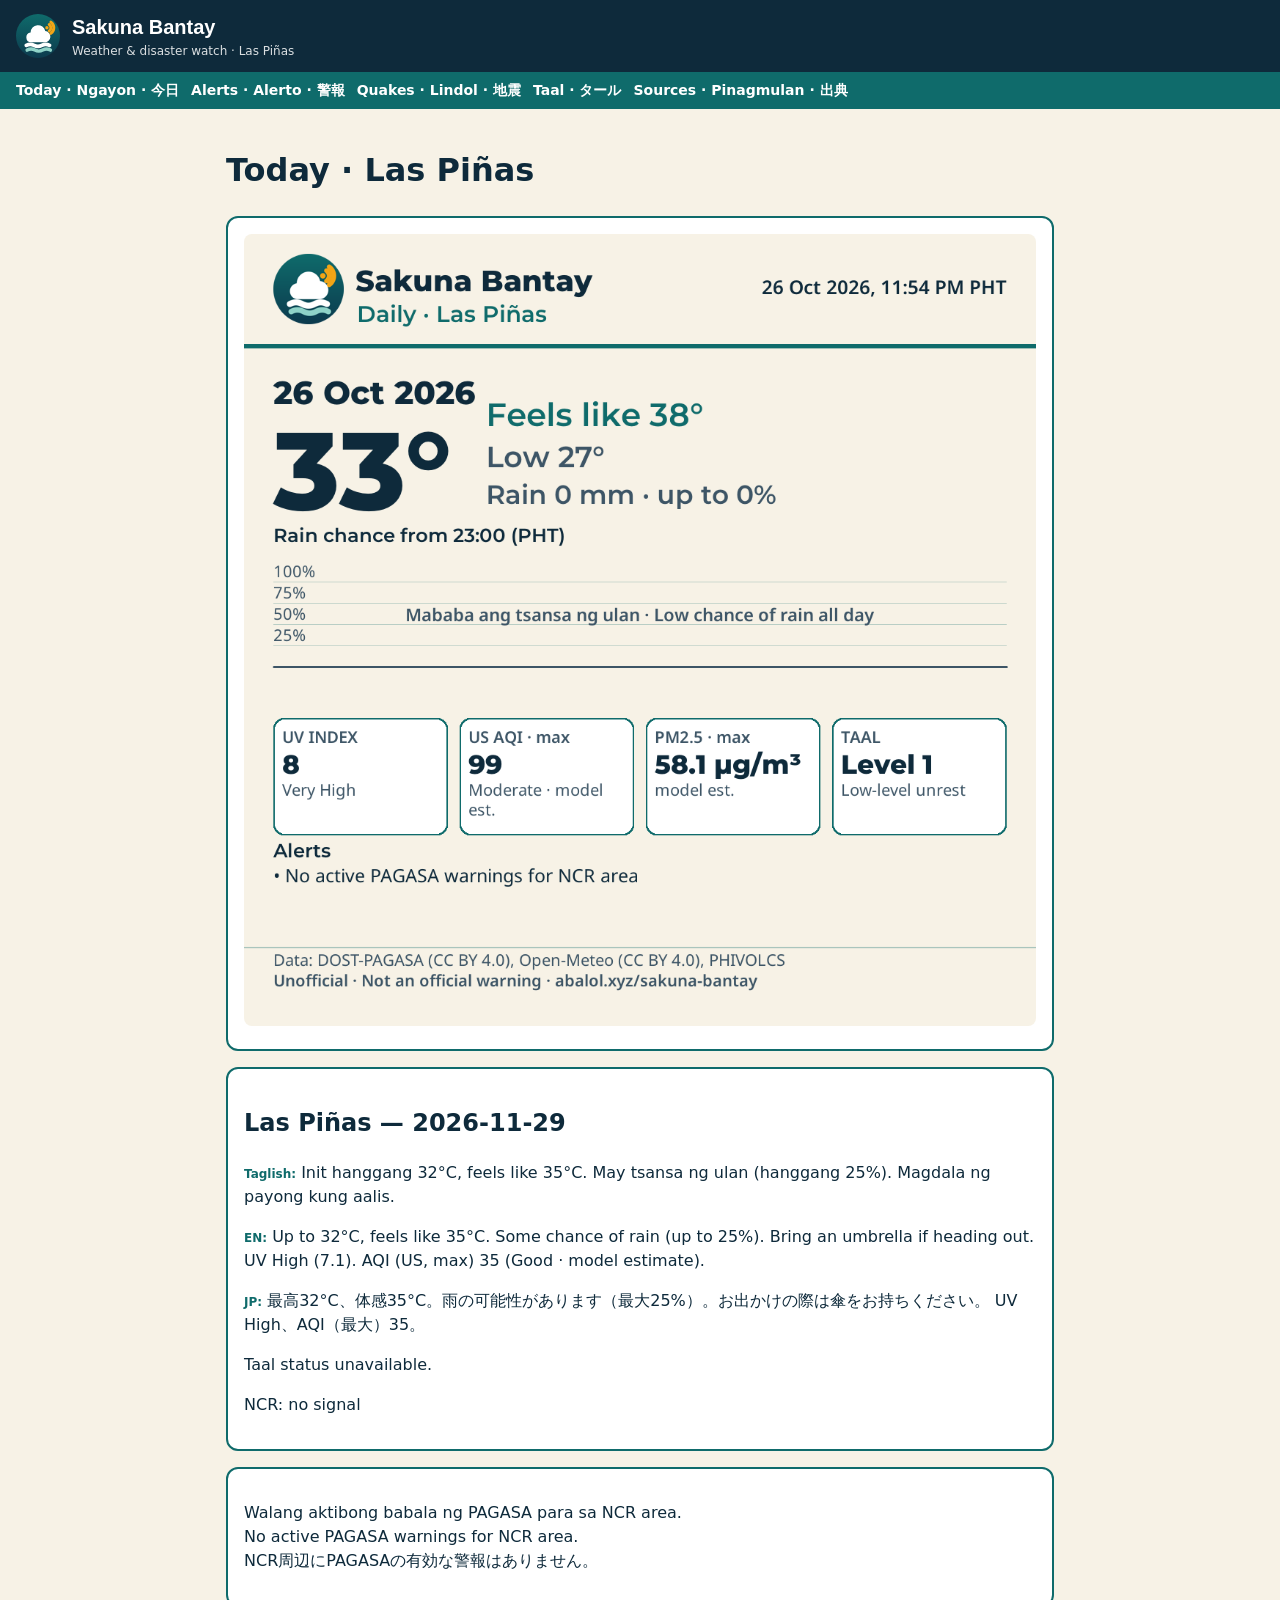
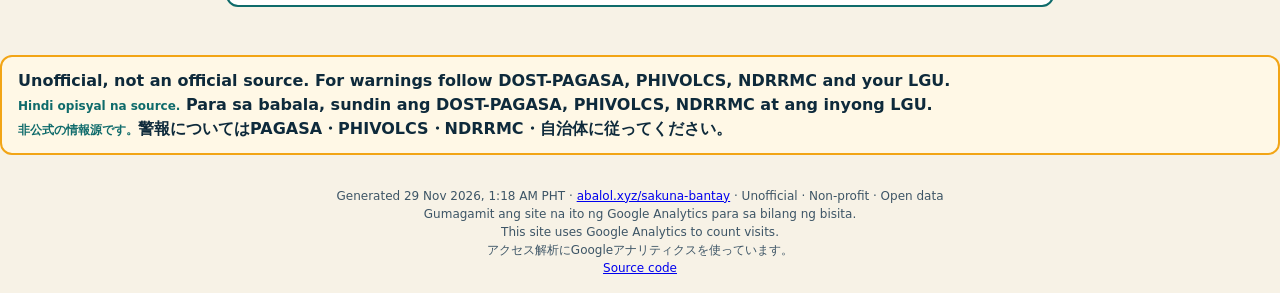
<file: site/index.html>
<!DOCTYPE html>
<html lang="en">
<head>
<meta charset="utf-8">
<meta name="viewport" content="width=device-width, initial-scale=1">
<title>Today · Las Piñas — Sakuna Bantay</title>
<meta name="description" content="Sakuna Bantay — unofficial weather &amp; disaster watch for Las Piñas from official/open data.">
<link rel="canonical" href="https://abalol.xyz/sakuna-bantay/">
<meta property="og:title" content="Today · Las Piñas — Sakuna Bantay">
<meta property="og:description" content="Sakuna Bantay — unofficial weather &amp; disaster watch for Las Piñas from official/open data.">
<meta property="og:type" content="website">
<meta property="og:url" content="https://abalol.xyz/sakuna-bantay/">
<meta property="og:image" content="https://abalol.xyz/sakuna-bantay/today.png">
<link rel="stylesheet" href="style.css">
<link rel="icon" href="favicon/favicon.svg" type="image/svg+xml">
<link rel="icon" href="favicon/favicon-32.png" sizes="32x32" type="image/png">
<link rel="icon" href="favicon/favicon-16.png" sizes="16x16" type="image/png">
<link rel="apple-touch-icon" href="favicon/apple-touch-icon-180.png">
<script async src="https://www.googletagmanager.com/gtag/js?id=G-VL047YCMK8"></script>
<script>window.dataLayer=window.dataLayer||[];function gtag(){dataLayer.push(arguments);}gtag('js',new Date());gtag('config','G-VL047YCMK8');</script>
</head>
<body>
<header><img class="logo" src="favicon/favicon.svg" alt="Sakuna Bantay mark"><div><div class="t">Sakuna Bantay</div><div class="sub">Weather &amp; disaster watch · Las Piñas</div></div></header><nav><a href="index.html">Today · Ngayon · 今日</a><a href="alerts.html">Alerts · Alerto · 警報</a><a href="quakes.html">Quakes · Lindol · 地震</a><a href="taal.html">Taal · タール</a><a href="sources.html">Sources · Pinagmulan · 出典</a></nav>
<main>
<h1>Today · Las Piñas</h1>
<div class="card"><img src="today.png" alt="Daily Las Piñas card"></div>
<div class="card"><h2>Las Piñas — 2026-11-29</h2>
<p><span class="lang">Taglish:</span> Init hanggang 32°C, feels like 35°C. May tsansa ng ulan (hanggang 25%). Magdala ng payong kung aalis.</p>
<p><span class="lang">EN:</span> Up to 32°C, feels like 35°C. Some chance of rain (up to 25%). Bring an umbrella if heading out. UV High (7.1). AQI (US, max) 35 (Good · model estimate).</p>
<p><span class="lang">JP:</span> 最高32°C、体感35°C。雨の可能性があります（最大25%）。お出かけの際は傘をお持ちください。 UV High、AQI（最大）35。</p>
<p>Taal status unavailable.</p>
<p>NCR: no signal</p></div>
<div class="card"><p>Walang aktibong babala ng PAGASA para sa NCR area.<br>No active PAGASA warnings for NCR area.<br>NCR周辺にPAGASAの有効な警報はありません。</p></div>
</main>
<div class="disclaimer">Unofficial, not an official source. For warnings follow DOST-PAGASA, PHIVOLCS, NDRRMC and your LGU.<br><span class="lang">Hindi opisyal na source.</span> Para sa babala, sundin ang DOST-PAGASA, PHIVOLCS, NDRRMC at ang inyong LGU.<br><span class="lang">非公式の情報源です。</span>警報についてはPAGASA・PHIVOLCS・NDRRMC・自治体に従ってください。</div><footer>
<span data-volatile>Generated 29 Nov 2026, 1:18 AM PHT</span>
 · <a href="https://abalol.xyz/sakuna-bantay/">abalol.xyz/sakuna-bantay</a> · Unofficial · Non-profit · Open data<br><span>Gumagamit ang site na ito ng Google Analytics para sa bilang ng bisita.<br>This site uses Google Analytics to count visits.<br>アクセス解析にGoogleアナリティクスを使っています。</span><br><a href="https://github.com/tomohiro-owada/sakuna-bantay">Source code</a></footer>
</body>
</html>
</file>
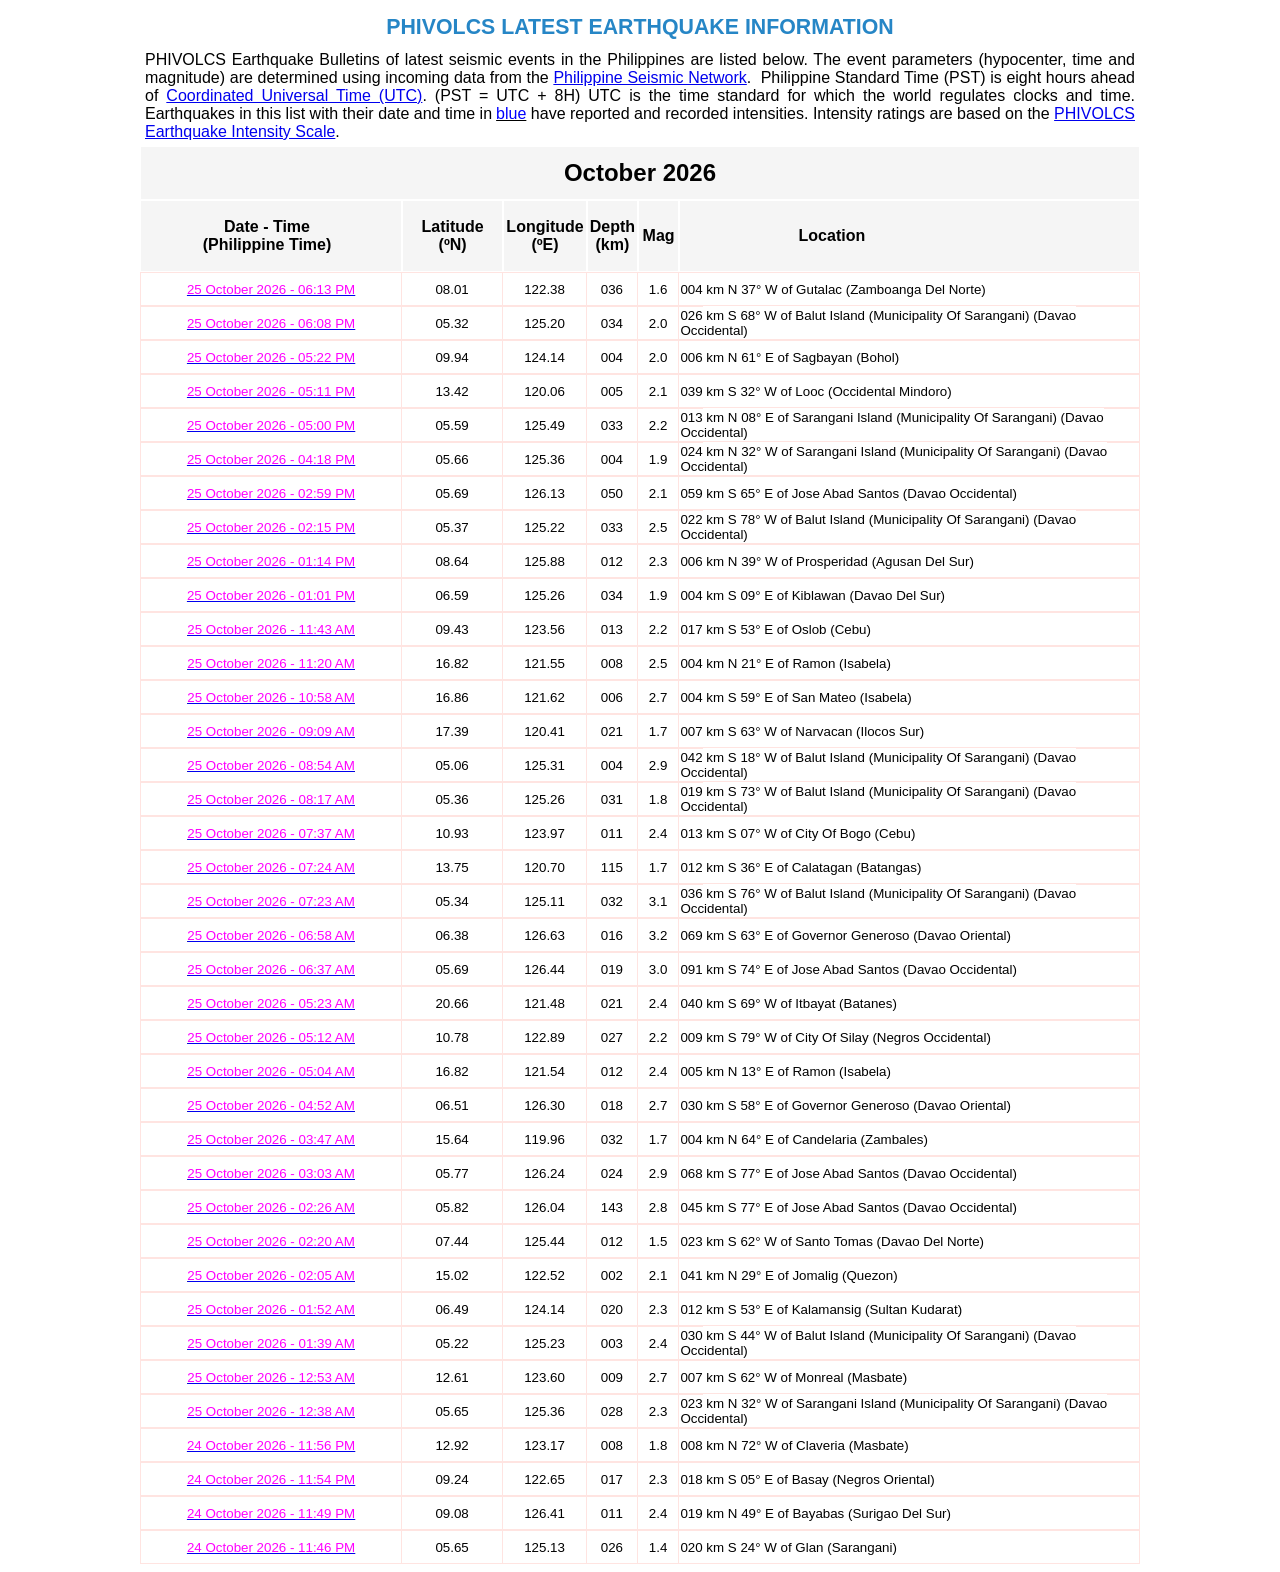
<file: fixtures/phivolcs-list.html>
<!DOCTYPE html PUBLIC "-//W3C//DTD XHTML 1.0 Transitional//EN" "http://www.w3.org/TR/xhtml1/DTD/xhtml1-transitional.dtd">

<!-- saved from url=(0040)https://earthquake.phivolcs.dost.gov.ph/ -->
<html xmlns="http://www.w3.org/1999/xhtml">
<head>
<meta content="60" http-equiv="refresh"/>
<meta content="text/html; charset=utf-8" http-equiv="Content-Type"/>
<title>Seismological Observation and Earthquake Prediction Division</title>
<link href="https://www.phivolcs.dost.gov.ph/wp-content/uploads/2025/06/cropped-favicon-32x32.png" rel="icon" type="image/png"/>

<!-- Global site tag (gtag.js) - Google Analytics -->
<script async src="https://www.googletagmanager.com/gtag/js?id=G-36LTKL5WRG"></script>
<script>
  window.dataLayer = window.dataLayer || [];
  function gtag(){dataLayer.push(arguments);}
  gtag('js', new Date());

  gtag('config', 'G-36LTKL5WRG', {
    'cookie_domain': 'auto',
    'linker': {
      'domains': [
        'phivolcs.dost.gov.ph',
        'earthquake.phivolcs.dost.gov.ph',
        'tsunami.phivolcs.dost.gov.ph'
      ]
    }
  });
</script>


<style type="text/css">

span.auto-style12
  {font-family:"Arial","sans-serif";
  }
.auto-style12 {
  font-family: Arial;
}
 table.MsoNormalTable
  {font-size:10.0pt;
  font-family:"Times New Roman","serif"
}
p.MsoNormal
  {margin-bottom:.0001pt;
  font-size:10.0pt;
  font-family:"Times New Roman","serif";
  margin-left:0in; margin-right:0in; margin-top:0in


}
p
  {margin-right:0in;
  margin-left:0in;
  font-size:12.0pt;
  font-family:"Times New Roman","serif";
  }
p.MsoNormal2
  {margin-bottom:.0001pt;
  font-size:12.0pt;
  font-family:"Times New Roman","serif";
  margin-left:0in; margin-right:0in; margin-top:0in
}

.AUTO-STYLE7
  {border-left-color: inherit;}

p.auto-style7
  {margin-right:0in;
  margin-left:0in;
  font-size:12.0pt;
  font-family:"Times New Roman","serif";
  }

.auto-style78 {
  font-family: Arial, Helvetica, sans-serif;
}

  .auto-style94 {
    font-family: Arial, Helvetica, sans-serif;
    text-align: center;
    font-size: x-large;
  }

  .auto-style95 {
    text-align: center;
  }

  .auto-style96 {
    font-family: Arial, Helvetica, sans-serif;
    text-align: center;
    font-size: medium;
  }
      
  .auto-style99 {
  color: #FF00FF;
}
.auto-style91 {
  color: #000000;
  font-family: Arial;
  border: 1pt solid mistyrose;
  padding: 0.75pt;
  background: white;
  text-decoration: underline;
  text-align: center;
}

  .auto-style70 {
  background-color: #FFFFFF;
  color: #FF00FF;
}

.auto-style90 {
  border-right: 1pt solid mistyrose;
  border-top: 1pt solid mistyrose;
  border-bottom: 1pt solid mistyrose;
  padding: 0.75pt;
  background: white;
  font-family: Arial;
  border-left-style: none;
  color: #000000;
}

.auto-style56 {
  font-family: Arial, sans-serif;
  color: #000000;
}

.auto-style52 {
  border-right: 1pt solid mistyrose;
  border-top: 1pt solid mistyrose;
  border-bottom: 1pt solid mistyrose;
  padding: 0.75pt;
  background: white;
  font-family: Arial;
  text-align: left;
  border-left-style: none;
}

  .auto-style89 {
  color: #000000;
}
      
  .auto-style100 {
  color: #FF00FF;
  font-family: Arial;
  border: 1pt solid mistyrose;
  padding: 0.75pt;
  background: white;
  text-decoration: underline;
  text-align: center;
}
      
  </style>
<meta content="width=device-width, initial-scale=1" name="viewport"/>
</head>
<body data-gr-ext-installed="" data-new-gr-c-s-check-loaded="14.1150.0"> <div class="auto-style94" style="width:1000px; margin:0 auto;">
<table cellpadding="0" cellspacing="0" class="MsoNormalTable" style="width: 1000px; border-collapse: collapse; background: #99CCFF; color: #FF00FF;">
<tbody>
<tr style="height: 27.0pt">
<td style="width: 15.0in; height: 27.0pt; border: 1.0pt inset #FFFFFF; padding: 0pt; background: white;" width="1440">
<p align="center" class="MsoNormal" style="text-align: center"><b> <span style="font-size: 16.0pt; font-family: Arial,sans-serif; color: #2686C6;">
            PHIVOLCS LATEST EARTHQUAKE INFORMATION</span></b></p>
</td>
</tr>
</tbody>
</table>
<p align="justify" class="MsoNormal2" style="margin: 5px; width: 990px;">
<span class="auto-style26"> <span style="font-family: Arial,sans-serif">
    PHIVOLCS Earthquake Bulletins of latest seismic events in the Philippines 
    are listed below. The event parameters (hypocenter, time and magnitude) are 
    determined using incoming data from the </span></span><span class="auto-style12">
<a href="https://www.phivolcs.dost.gov.ph/earthquake-monitoring-system/">
<span class="auto-style21"><span style="font-family: Arial,sans-serif">
    Philippine Seismic Network</span></span></a>.</span><span class="auto-style26"><span style="font-family: Arial,sans-serif"> 
    Philippine Standard Time (PST) is eight hours ahead of </span></span> <span class="auto-style12"><a href="http://en.wikipedia.org/wiki/UTC"> <span class="auto-style21"><span style="font-family: Arial,sans-serif"> Coordinated Universal Time (UTC)</span></span></a></span><span style="font-family: Arial,sans-serif"><span class="auto-style26">. (PST = UTC + 8H) UTC is the time standard for 
    which the world regulates clocks and time.</span> Earthquakes in this list 
    with their date and time in</span> <span class="auto-style31"><u>
<span class="auto-style78" style="color: blue">blue</span></u></span><span class="auto-style12">
    have reported and recorded intensities. Intensity ratings are based on 
    the <a href="https://www.phivolcs.dost.gov.ph/phivolcs-earthquake-intensity-scale-2/">
<span class="auto-style21"><span style="font-family: Arial,sans-serif">
    PHIVOLCS Earthquake Intensity Scale</span></span></a>.</span></p>
<table border="0" cellpadding="0" cellspacing="0" class="MsoNormalTable" style="height: 50px; margin-right: 14px; width: 1000px;">
<tbody>
<tr>
<td class="auto-style94" colspan="6" style="height: 50px; border: 1.0pt solid white; padding: .75pt; background: #f5f5f5;">
<strong>
October 2026</strong></td>
</tr>
</tbody>
</table>
<table border="0" cellpadding="0" cellspacing="0" class="MsoNormalTable" style="height: 50px; margin-right: 14px; width: 1000px;">
<tbody>
<tr>
<th class="auto-style96" style="width: 336px; height: 50px; border: 1.0pt solid white; padding: .75pt; background: #f5f5f5;">
<p class="auto-style96" style="width: 250px">Date - Time<br/>(Philippine Time)</p>
</th>
<th class="auto-style95" style="width: 78px; height: 50px; border: 1.0pt solid white; padding: .75pt; background: #f5f5f5">
<p class="auto-style96" style="width: 97px">Latitude<br/>
              (ºN)</p>
</th>
<th class="auto-style95" style="width: 104px; height: 50px; border: 1.0pt solid white; padding: .75pt; background: #f5f5f5">
<p class="auto-style96">Longitude<br/>
              (ºE)</p>
</th>
<th class="auto-style95" style="width: 62px; height: 50px; border: 1.0pt solid white; padding: .75pt; background: #f5f5f5">
<p class="auto-style96">Depth<br/>
              (km)</p>
</th>
<th class="auto-style95" style="width: 91px; height: 50px; border: 1.0pt solid white; padding: .75pt; background: #f5f5f5">
<p class="auto-style96">Mag</p>
</th>
<th class="auto-style95" style="width: 1950px; height: 50px; border: 1.0pt solid white; padding: .75pt; background: #f5f5f5">
<p class="auto-style96" style="width: 301px">Location</p>
</th>
</tr>
<!------------------------------------------------------------------------------- enter new event below ---------------------------------------------------------------------------------->

      <tr>
      <td style="width: 185px; height: 30px; " class="auto-style91">
      <span class="auto-style7"></span><span class="auto-style70">
			<a href="2026_Earthquake_Information\October\2026_1025_1013_B1.html">
			<span class="auto-style99">25 October 2026 - 06:13 PM</span></a></span></td>
          <td style="width: 77px; height: 30px; " class="auto-style90" align="center">
		  08.01</td>
          <td style="width: 92px; height: 30px; border-left-style: none; border-right: 1pt solid mistyrose; border-top: 1pt solid mistyrose; border-bottom: 1pt solid mistyrose; padding: 0.75pt; background: white"

            class="auto-style56" align="center">122.38</td>
          <td style="width: 62px; height: 30px; border-left-style: none; border-right: 1pt solid mistyrose; border-top: 1pt solid mistyrose; border-bottom: 1pt solid mistyrose; padding: 0.75pt; background: white"

            class="auto-style56" align="center">036</td>
          <td style="width: 52px; height: 30px; border-left-style: none; border-right: 1pt solid mistyrose; border-top: 1pt solid mistyrose; border-bottom: 1pt solid mistyrose; padding: 0.75pt; background: white"

            class="auto-style56" align="center">1.6</td>
          <td style="width: 436px; height: 30px; " class="auto-style52">
		  004<span style="font-family: &quot;Times New Roman&quot;, serif; font-size: 16px; font-style: normal; font-variant-ligatures: normal; font-variant-caps: normal; letter-spacing: normal; orphans: 2; text-align: start; text-indent: 0px; text-transform: none; white-space: normal; widows: 2; word-spacing: 0px; -webkit-text-stroke-width: 0px; background-color: rgb(255, 255, 255); text-decoration-style: initial; text-decoration-color: initial;" class="auto-style89"><span class="auto-style78" style="font-size: 10pt;">
		  km N 37° W of Gutalac (Zamboanga Del Norte)</span></span></td>
		  </tr>

      <tr>
      <td style="width: 185px; height: 30px; " class="auto-style91">
      <span class="auto-style7"></span><span class="auto-style70">
			<a href="2026_Earthquake_Information\October\2026_1025_1008_B1F.html">
			<span class="auto-style99">25 October 2026 - 06:08 PM</span></a></span></td>
          <td style="width: 77px; height: 30px; " class="auto-style90" align="center">
		  05.32</td>
          <td style="width: 92px; height: 30px; border-left-style: none; border-right: 1pt solid mistyrose; border-top: 1pt solid mistyrose; border-bottom: 1pt solid mistyrose; padding: 0.75pt; background: white"

            class="auto-style56" align="center">125.20</td>
          <td style="width: 62px; height: 30px; border-left-style: none; border-right: 1pt solid mistyrose; border-top: 1pt solid mistyrose; border-bottom: 1pt solid mistyrose; padding: 0.75pt; background: white"

            class="auto-style56" align="center">034</td>
          <td style="width: 52px; height: 30px; border-left-style: none; border-right: 1pt solid mistyrose; border-top: 1pt solid mistyrose; border-bottom: 1pt solid mistyrose; padding: 0.75pt; background: white"

            class="auto-style56" align="center">2.0</td>
          <td style="width: 436px; height: 30px; " class="auto-style52">
		  026<span style="font-family: &quot;Times New Roman&quot;, serif; font-size: 16px; font-style: normal; font-variant-ligatures: normal; font-variant-caps: normal; letter-spacing: normal; orphans: 2; text-align: start; text-indent: 0px; text-transform: none; white-space: normal; widows: 2; word-spacing: 0px; -webkit-text-stroke-width: 0px; background-color: rgb(255, 255, 255); text-decoration-style: initial; text-decoration-color: initial;" class="auto-style89"><span class="auto-style78" style="font-size: 10pt;">
		  km S 68° W of Balut Island (Municipality Of Sarangani) (Davao Occidental)</span></span></td>
		  </tr>

      <tr>
      <td style="width: 185px; height: 30px; " class="auto-style91">
      <span class="auto-style7"></span><span class="auto-style70">
			<a href="2026_Earthquake_Information\October\2026_1025_0922_B1.html">
			<span class="auto-style99">25 October 2026 - 05:22 PM</span></a></span></td>
          <td style="width: 77px; height: 30px; " class="auto-style90" align="center">
		  09.94</td>
          <td style="width: 92px; height: 30px; border-left-style: none; border-right: 1pt solid mistyrose; border-top: 1pt solid mistyrose; border-bottom: 1pt solid mistyrose; padding: 0.75pt; background: white"

            class="auto-style56" align="center">124.14</td>
          <td style="width: 62px; height: 30px; border-left-style: none; border-right: 1pt solid mistyrose; border-top: 1pt solid mistyrose; border-bottom: 1pt solid mistyrose; padding: 0.75pt; background: white"

            class="auto-style56" align="center">004</td>
          <td style="width: 52px; height: 30px; border-left-style: none; border-right: 1pt solid mistyrose; border-top: 1pt solid mistyrose; border-bottom: 1pt solid mistyrose; padding: 0.75pt; background: white"

            class="auto-style56" align="center">2.0</td>
          <td style="width: 436px; height: 30px; " class="auto-style52">
		  006<span style="font-family: &quot;Times New Roman&quot;, serif; font-size: 16px; font-style: normal; font-variant-ligatures: normal; font-variant-caps: normal; letter-spacing: normal; orphans: 2; text-align: start; text-indent: 0px; text-transform: none; white-space: normal; widows: 2; word-spacing: 0px; -webkit-text-stroke-width: 0px; background-color: rgb(255, 255, 255); text-decoration-style: initial; text-decoration-color: initial;" class="auto-style89"><span class="auto-style78" style="font-size: 10pt;">
		  km N 61° E of Sagbayan (Bohol)</span></span></td>
		  </tr>

      <tr>
      <td style="width: 185px; height: 30px; " class="auto-style91">
      <span class="auto-style7"></span><span class="auto-style70">
			<a href="2026_Earthquake_Information\October\2026_1025_0911_B1.html">
			<span class="auto-style99">25 October 2026 - 05:11 PM</span></a></span></td>
          <td style="width: 77px; height: 30px; " class="auto-style90" align="center">
		  13.42</td>
          <td style="width: 92px; height: 30px; border-left-style: none; border-right: 1pt solid mistyrose; border-top: 1pt solid mistyrose; border-bottom: 1pt solid mistyrose; padding: 0.75pt; background: white"

            class="auto-style56" align="center">120.06</td>
          <td style="width: 62px; height: 30px; border-left-style: none; border-right: 1pt solid mistyrose; border-top: 1pt solid mistyrose; border-bottom: 1pt solid mistyrose; padding: 0.75pt; background: white"

            class="auto-style56" align="center">005</td>
          <td style="width: 52px; height: 30px; border-left-style: none; border-right: 1pt solid mistyrose; border-top: 1pt solid mistyrose; border-bottom: 1pt solid mistyrose; padding: 0.75pt; background: white"

            class="auto-style56" align="center">2.1</td>
          <td style="width: 436px; height: 30px; " class="auto-style52">
		  039<span style="font-family: &quot;Times New Roman&quot;, serif; font-size: 16px; font-style: normal; font-variant-ligatures: normal; font-variant-caps: normal; letter-spacing: normal; orphans: 2; text-align: start; text-indent: 0px; text-transform: none; white-space: normal; widows: 2; word-spacing: 0px; -webkit-text-stroke-width: 0px; background-color: rgb(255, 255, 255); text-decoration-style: initial; text-decoration-color: initial;" class="auto-style89"><span class="auto-style78" style="font-size: 10pt;">
		  km S 32° W of Looc (Occidental Mindoro)</span></span></td>
		  </tr>

      <tr>
      <td style="width: 185px; height: 30px; " class="auto-style91">
      <span class="auto-style7"></span><span class="auto-style70">
			<a href="2026_Earthquake_Information\October\2026_1025_0900_B1F.html">
			<span class="auto-style99">25 October 2026 - 05:00 PM</span></a></span></td>
          <td style="width: 77px; height: 30px; " class="auto-style90" align="center">
		  05.59</td>
          <td style="width: 92px; height: 30px; border-left-style: none; border-right: 1pt solid mistyrose; border-top: 1pt solid mistyrose; border-bottom: 1pt solid mistyrose; padding: 0.75pt; background: white"

            class="auto-style56" align="center">125.49</td>
          <td style="width: 62px; height: 30px; border-left-style: none; border-right: 1pt solid mistyrose; border-top: 1pt solid mistyrose; border-bottom: 1pt solid mistyrose; padding: 0.75pt; background: white"

            class="auto-style56" align="center">033</td>
          <td style="width: 52px; height: 30px; border-left-style: none; border-right: 1pt solid mistyrose; border-top: 1pt solid mistyrose; border-bottom: 1pt solid mistyrose; padding: 0.75pt; background: white"

            class="auto-style56" align="center">2.2</td>
          <td style="width: 436px; height: 30px; " class="auto-style52">
		  013<span style="font-family: &quot;Times New Roman&quot;, serif; font-size: 16px; font-style: normal; font-variant-ligatures: normal; font-variant-caps: normal; letter-spacing: normal; orphans: 2; text-align: start; text-indent: 0px; text-transform: none; white-space: normal; widows: 2; word-spacing: 0px; -webkit-text-stroke-width: 0px; background-color: rgb(255, 255, 255); text-decoration-style: initial; text-decoration-color: initial;" class="auto-style89"><span class="auto-style78" style="font-size: 10pt;">
		  km N 08° E of Sarangani Island (Municipality Of Sarangani) (Davao Occidental)</span></span></td>
		  </tr>

      <tr>
      <td style="width: 185px; height: 30px; " class="auto-style91">
      <span class="auto-style7"></span><span class="auto-style70">
			<a href="2026_Earthquake_Information\October\2026_1025_0818_B1F.html">
			<span class="auto-style99">25 October 2026 - 04:18 PM</span></a></span></td>
          <td style="width: 77px; height: 30px; " class="auto-style90" align="center">
		  05.66</td>
          <td style="width: 92px; height: 30px; border-left-style: none; border-right: 1pt solid mistyrose; border-top: 1pt solid mistyrose; border-bottom: 1pt solid mistyrose; padding: 0.75pt; background: white"

            class="auto-style56" align="center">125.36</td>
          <td style="width: 62px; height: 30px; border-left-style: none; border-right: 1pt solid mistyrose; border-top: 1pt solid mistyrose; border-bottom: 1pt solid mistyrose; padding: 0.75pt; background: white"

            class="auto-style56" align="center">004</td>
          <td style="width: 52px; height: 30px; border-left-style: none; border-right: 1pt solid mistyrose; border-top: 1pt solid mistyrose; border-bottom: 1pt solid mistyrose; padding: 0.75pt; background: white"

            class="auto-style56" align="center">1.9</td>
          <td style="width: 436px; height: 30px; " class="auto-style52">
		  024<span style="font-family: &quot;Times New Roman&quot;, serif; font-size: 16px; font-style: normal; font-variant-ligatures: normal; font-variant-caps: normal; letter-spacing: normal; orphans: 2; text-align: start; text-indent: 0px; text-transform: none; white-space: normal; widows: 2; word-spacing: 0px; -webkit-text-stroke-width: 0px; background-color: rgb(255, 255, 255); text-decoration-style: initial; text-decoration-color: initial;" class="auto-style89"><span class="auto-style78" style="font-size: 10pt;">
		  km N 32° W of Sarangani Island (Municipality Of Sarangani) (Davao Occidental)</span></span></td>
		  </tr>

      <tr>
      <td style="width: 185px; height: 30px; " class="auto-style91">
      <span class="auto-style7"></span><span class="auto-style70">
			<a href="2026_Earthquake_Information\October\2026_1025_0659_B1.html">
			<span class="auto-style99">25 October 2026 - 02:59 PM</span></a></span></td>
          <td style="width: 77px; height: 30px; " class="auto-style90" align="center">
		  05.69</td>
          <td style="width: 92px; height: 30px; border-left-style: none; border-right: 1pt solid mistyrose; border-top: 1pt solid mistyrose; border-bottom: 1pt solid mistyrose; padding: 0.75pt; background: white"

            class="auto-style56" align="center">126.13</td>
          <td style="width: 62px; height: 30px; border-left-style: none; border-right: 1pt solid mistyrose; border-top: 1pt solid mistyrose; border-bottom: 1pt solid mistyrose; padding: 0.75pt; background: white"

            class="auto-style56" align="center">050</td>
          <td style="width: 52px; height: 30px; border-left-style: none; border-right: 1pt solid mistyrose; border-top: 1pt solid mistyrose; border-bottom: 1pt solid mistyrose; padding: 0.75pt; background: white"

            class="auto-style56" align="center">2.1</td>
          <td style="width: 436px; height: 30px; " class="auto-style52">
		  059<span style="font-family: &quot;Times New Roman&quot;, serif; font-size: 16px; font-style: normal; font-variant-ligatures: normal; font-variant-caps: normal; letter-spacing: normal; orphans: 2; text-align: start; text-indent: 0px; text-transform: none; white-space: normal; widows: 2; word-spacing: 0px; -webkit-text-stroke-width: 0px; background-color: rgb(255, 255, 255); text-decoration-style: initial; text-decoration-color: initial;" class="auto-style89"><span class="auto-style78" style="font-size: 10pt;">
		  km S 65° E of Jose Abad Santos (Davao Occidental)</span></span></td>
		  </tr>

      <tr>
      <td style="width: 185px; height: 30px; " class="auto-style91">
      <span class="auto-style7"></span><span class="auto-style70">
			<a href="2026_Earthquake_Information\October\2026_1025_0615_B1F.html">
			<span class="auto-style99">25 October 2026 - 02:15 PM</span></a></span></td>
          <td style="width: 77px; height: 30px; " class="auto-style90" align="center">
		  05.37</td>
          <td style="width: 92px; height: 30px; border-left-style: none; border-right: 1pt solid mistyrose; border-top: 1pt solid mistyrose; border-bottom: 1pt solid mistyrose; padding: 0.75pt; background: white"

            class="auto-style56" align="center">125.22</td>
          <td style="width: 62px; height: 30px; border-left-style: none; border-right: 1pt solid mistyrose; border-top: 1pt solid mistyrose; border-bottom: 1pt solid mistyrose; padding: 0.75pt; background: white"

            class="auto-style56" align="center">033</td>
          <td style="width: 52px; height: 30px; border-left-style: none; border-right: 1pt solid mistyrose; border-top: 1pt solid mistyrose; border-bottom: 1pt solid mistyrose; padding: 0.75pt; background: white"

            class="auto-style56" align="center">2.5</td>
          <td style="width: 436px; height: 30px; " class="auto-style52">
		  022<span style="font-family: &quot;Times New Roman&quot;, serif; font-size: 16px; font-style: normal; font-variant-ligatures: normal; font-variant-caps: normal; letter-spacing: normal; orphans: 2; text-align: start; text-indent: 0px; text-transform: none; white-space: normal; widows: 2; word-spacing: 0px; -webkit-text-stroke-width: 0px; background-color: rgb(255, 255, 255); text-decoration-style: initial; text-decoration-color: initial;" class="auto-style89"><span class="auto-style78" style="font-size: 10pt;">
		  km S 78° W of Balut Island (Municipality Of Sarangani) (Davao Occidental)</span></span></td>
		  </tr>

      <tr>
      <td style="width: 185px; height: 30px; " class="auto-style91">
      <span class="auto-style7"></span><span class="auto-style70">
			<a href="2026_Earthquake_Information\October\2026_1025_0514_B1.html">
			<span class="auto-style99">25 October 2026 - 01:14 PM</span></a></span></td>
          <td style="width: 77px; height: 30px; " class="auto-style90" align="center">
		  08.64</td>
          <td style="width: 92px; height: 30px; border-left-style: none; border-right: 1pt solid mistyrose; border-top: 1pt solid mistyrose; border-bottom: 1pt solid mistyrose; padding: 0.75pt; background: white"

            class="auto-style56" align="center">125.88</td>
          <td style="width: 62px; height: 30px; border-left-style: none; border-right: 1pt solid mistyrose; border-top: 1pt solid mistyrose; border-bottom: 1pt solid mistyrose; padding: 0.75pt; background: white"

            class="auto-style56" align="center">012</td>
          <td style="width: 52px; height: 30px; border-left-style: none; border-right: 1pt solid mistyrose; border-top: 1pt solid mistyrose; border-bottom: 1pt solid mistyrose; padding: 0.75pt; background: white"

            class="auto-style56" align="center">2.3</td>
          <td style="width: 436px; height: 30px; " class="auto-style52">
		  006<span style="font-family: &quot;Times New Roman&quot;, serif; font-size: 16px; font-style: normal; font-variant-ligatures: normal; font-variant-caps: normal; letter-spacing: normal; orphans: 2; text-align: start; text-indent: 0px; text-transform: none; white-space: normal; widows: 2; word-spacing: 0px; -webkit-text-stroke-width: 0px; background-color: rgb(255, 255, 255); text-decoration-style: initial; text-decoration-color: initial;" class="auto-style89"><span class="auto-style78" style="font-size: 10pt;">
		  km N 39° W of Prosperidad (Agusan Del Sur)</span></span></td>
		  </tr>

      <tr>
      <td style="width: 185px; height: 30px; " class="auto-style91">
      <span class="auto-style7"></span><span class="auto-style70">
			<a href="2026_Earthquake_Information\October\2026_1025_0501_B1.html">
			<span class="auto-style99">25 October 2026 - 01:01 PM</span></a></span></td>
          <td style="width: 77px; height: 30px; " class="auto-style90" align="center">
		  06.59</td>
          <td style="width: 92px; height: 30px; border-left-style: none; border-right: 1pt solid mistyrose; border-top: 1pt solid mistyrose; border-bottom: 1pt solid mistyrose; padding: 0.75pt; background: white"

            class="auto-style56" align="center">125.26</td>
          <td style="width: 62px; height: 30px; border-left-style: none; border-right: 1pt solid mistyrose; border-top: 1pt solid mistyrose; border-bottom: 1pt solid mistyrose; padding: 0.75pt; background: white"

            class="auto-style56" align="center">034</td>
          <td style="width: 52px; height: 30px; border-left-style: none; border-right: 1pt solid mistyrose; border-top: 1pt solid mistyrose; border-bottom: 1pt solid mistyrose; padding: 0.75pt; background: white"

            class="auto-style56" align="center">1.9</td>
          <td style="width: 436px; height: 30px; " class="auto-style52">
		  004<span style="font-family: &quot;Times New Roman&quot;, serif; font-size: 16px; font-style: normal; font-variant-ligatures: normal; font-variant-caps: normal; letter-spacing: normal; orphans: 2; text-align: start; text-indent: 0px; text-transform: none; white-space: normal; widows: 2; word-spacing: 0px; -webkit-text-stroke-width: 0px; background-color: rgb(255, 255, 255); text-decoration-style: initial; text-decoration-color: initial;" class="auto-style89"><span class="auto-style78" style="font-size: 10pt;">
		  km S 09° E of Kiblawan (Davao Del Sur)</span></span></td>
		  </tr>

      <tr>
      <td style="width: 185px; height: 30px; " class="auto-style91">
      <span class="auto-style7"></span><span class="auto-style70">
			<a href="2026_Earthquake_Information\October\2026_1025_0343_B1.html">
			<span class="auto-style99">25 October 2026 - 11:43 AM</span></a></span></td>
          <td style="width: 77px; height: 30px; " class="auto-style90" align="center">
		  09.43</td>
          <td style="width: 92px; height: 30px; border-left-style: none; border-right: 1pt solid mistyrose; border-top: 1pt solid mistyrose; border-bottom: 1pt solid mistyrose; padding: 0.75pt; background: white"

            class="auto-style56" align="center">123.56</td>
          <td style="width: 62px; height: 30px; border-left-style: none; border-right: 1pt solid mistyrose; border-top: 1pt solid mistyrose; border-bottom: 1pt solid mistyrose; padding: 0.75pt; background: white"

            class="auto-style56" align="center">013</td>
          <td style="width: 52px; height: 30px; border-left-style: none; border-right: 1pt solid mistyrose; border-top: 1pt solid mistyrose; border-bottom: 1pt solid mistyrose; padding: 0.75pt; background: white"

            class="auto-style56" align="center">2.2</td>
          <td style="width: 436px; height: 30px; " class="auto-style52">
		  017<span style="font-family: &quot;Times New Roman&quot;, serif; font-size: 16px; font-style: normal; font-variant-ligatures: normal; font-variant-caps: normal; letter-spacing: normal; orphans: 2; text-align: start; text-indent: 0px; text-transform: none; white-space: normal; widows: 2; word-spacing: 0px; -webkit-text-stroke-width: 0px; background-color: rgb(255, 255, 255); text-decoration-style: initial; text-decoration-color: initial;" class="auto-style89"><span class="auto-style78" style="font-size: 10pt;">
		  km S 53° E of Oslob (Cebu)</span></span></td>
		  </tr>

      <tr>
      <td style="width: 185px; height: 30px; " class="auto-style91">
      <span class="auto-style7"></span><span class="auto-style70">
			<a href="2026_Earthquake_Information\October\2026_1025_0320_B1.html">
			<span class="auto-style99">25 October 2026 - 11:20 AM</span></a></span></td>
          <td style="width: 77px; height: 30px; " class="auto-style90" align="center">
		  16.82</td>
          <td style="width: 92px; height: 30px; border-left-style: none; border-right: 1pt solid mistyrose; border-top: 1pt solid mistyrose; border-bottom: 1pt solid mistyrose; padding: 0.75pt; background: white"

            class="auto-style56" align="center">121.55</td>
          <td style="width: 62px; height: 30px; border-left-style: none; border-right: 1pt solid mistyrose; border-top: 1pt solid mistyrose; border-bottom: 1pt solid mistyrose; padding: 0.75pt; background: white"

            class="auto-style56" align="center">008</td>
          <td style="width: 52px; height: 30px; border-left-style: none; border-right: 1pt solid mistyrose; border-top: 1pt solid mistyrose; border-bottom: 1pt solid mistyrose; padding: 0.75pt; background: white"

            class="auto-style56" align="center">2.5</td>
          <td style="width: 436px; height: 30px; " class="auto-style52">
		  004<span style="font-family: &quot;Times New Roman&quot;, serif; font-size: 16px; font-style: normal; font-variant-ligatures: normal; font-variant-caps: normal; letter-spacing: normal; orphans: 2; text-align: start; text-indent: 0px; text-transform: none; white-space: normal; widows: 2; word-spacing: 0px; -webkit-text-stroke-width: 0px; background-color: rgb(255, 255, 255); text-decoration-style: initial; text-decoration-color: initial;" class="auto-style89"><span class="auto-style78" style="font-size: 10pt;">
		  km N 21° E of Ramon (Isabela)</span></span></td>
		  </tr>

      <tr>
      <td style="width: 185px; height: 30px; " class="auto-style91">
      <span class="auto-style7"></span><span class="auto-style70">
			<a href="2026_Earthquake_Information\October\2026_1025_0258_B1.html">
			<span class="auto-style99">25 October 2026 - 10:58 AM</span></a></span></td>
          <td style="width: 77px; height: 30px; " class="auto-style90" align="center">
		  16.86</td>
          <td style="width: 92px; height: 30px; border-left-style: none; border-right: 1pt solid mistyrose; border-top: 1pt solid mistyrose; border-bottom: 1pt solid mistyrose; padding: 0.75pt; background: white"

            class="auto-style56" align="center">121.62</td>
          <td style="width: 62px; height: 30px; border-left-style: none; border-right: 1pt solid mistyrose; border-top: 1pt solid mistyrose; border-bottom: 1pt solid mistyrose; padding: 0.75pt; background: white"

            class="auto-style56" align="center">006</td>
          <td style="width: 52px; height: 30px; border-left-style: none; border-right: 1pt solid mistyrose; border-top: 1pt solid mistyrose; border-bottom: 1pt solid mistyrose; padding: 0.75pt; background: white"

            class="auto-style56" align="center">2.7</td>
          <td style="width: 436px; height: 30px; " class="auto-style52">
		  004<span style="font-family: &quot;Times New Roman&quot;, serif; font-size: 16px; font-style: normal; font-variant-ligatures: normal; font-variant-caps: normal; letter-spacing: normal; orphans: 2; text-align: start; text-indent: 0px; text-transform: none; white-space: normal; widows: 2; word-spacing: 0px; -webkit-text-stroke-width: 0px; background-color: rgb(255, 255, 255); text-decoration-style: initial; text-decoration-color: initial;" class="auto-style89"><span class="auto-style78" style="font-size: 10pt;">
		  km S 59° E of San Mateo (Isabela)</span></span></td>
		  </tr>

      <tr>
      <td style="width: 185px; height: 30px; " class="auto-style91">
      <span class="auto-style7"></span><span class="auto-style70">
			<a href="2026_Earthquake_Information\October\2026_1025_0109_B1.html">
			<span class="auto-style99">25 October 2026 - 09:09 AM</span></a></span></td>
          <td style="width: 77px; height: 30px; " class="auto-style90" align="center">
		  17.39</td>
          <td style="width: 92px; height: 30px; border-left-style: none; border-right: 1pt solid mistyrose; border-top: 1pt solid mistyrose; border-bottom: 1pt solid mistyrose; padding: 0.75pt; background: white"

            class="auto-style56" align="center">120.41</td>
          <td style="width: 62px; height: 30px; border-left-style: none; border-right: 1pt solid mistyrose; border-top: 1pt solid mistyrose; border-bottom: 1pt solid mistyrose; padding: 0.75pt; background: white"

            class="auto-style56" align="center">021</td>
          <td style="width: 52px; height: 30px; border-left-style: none; border-right: 1pt solid mistyrose; border-top: 1pt solid mistyrose; border-bottom: 1pt solid mistyrose; padding: 0.75pt; background: white"

            class="auto-style56" align="center">1.7</td>
          <td style="width: 436px; height: 30px; " class="auto-style52">
		  007<span style="font-family: &quot;Times New Roman&quot;, serif; font-size: 16px; font-style: normal; font-variant-ligatures: normal; font-variant-caps: normal; letter-spacing: normal; orphans: 2; text-align: start; text-indent: 0px; text-transform: none; white-space: normal; widows: 2; word-spacing: 0px; -webkit-text-stroke-width: 0px; background-color: rgb(255, 255, 255); text-decoration-style: initial; text-decoration-color: initial;" class="auto-style89"><span class="auto-style78" style="font-size: 10pt;">
		  km S 63° W of Narvacan (Ilocos Sur)</span></span></td>
		  </tr>

      <tr>
      <td style="width: 185px; height: 30px; " class="auto-style91">
      <span class="auto-style7"></span><span class="auto-style70">
			<a href="2026_Earthquake_Information\October\2026_1025_0054_B1F.html">
			<span class="auto-style99">25 October 2026 - 08:54 AM</span></a></span></td>
          <td style="width: 77px; height: 30px; " class="auto-style90" align="center">
		  05.06</td>
          <td style="width: 92px; height: 30px; border-left-style: none; border-right: 1pt solid mistyrose; border-top: 1pt solid mistyrose; border-bottom: 1pt solid mistyrose; padding: 0.75pt; background: white"

            class="auto-style56" align="center">125.31</td>
          <td style="width: 62px; height: 30px; border-left-style: none; border-right: 1pt solid mistyrose; border-top: 1pt solid mistyrose; border-bottom: 1pt solid mistyrose; padding: 0.75pt; background: white"

            class="auto-style56" align="center">004</td>
          <td style="width: 52px; height: 30px; border-left-style: none; border-right: 1pt solid mistyrose; border-top: 1pt solid mistyrose; border-bottom: 1pt solid mistyrose; padding: 0.75pt; background: white"

            class="auto-style56" align="center">2.9</td>
          <td style="width: 436px; height: 30px; " class="auto-style52">
		  042<span style="font-family: &quot;Times New Roman&quot;, serif; font-size: 16px; font-style: normal; font-variant-ligatures: normal; font-variant-caps: normal; letter-spacing: normal; orphans: 2; text-align: start; text-indent: 0px; text-transform: none; white-space: normal; widows: 2; word-spacing: 0px; -webkit-text-stroke-width: 0px; background-color: rgb(255, 255, 255); text-decoration-style: initial; text-decoration-color: initial;" class="auto-style89"><span class="auto-style78" style="font-size: 10pt;">
		  km S 18° W of Balut Island (Municipality Of Sarangani) (Davao Occidental)</span></span></td>
		  </tr>

      <tr>
      <td style="width: 185px; height: 30px; " class="auto-style91">
      <span class="auto-style7"></span><span class="auto-style70">
			<a href="2026_Earthquake_Information\October\2026_1025_0017_B1F.html">
			<span class="auto-style99">25 October 2026 - 08:17 AM</span></a></span></td>
          <td style="width: 77px; height: 30px; " class="auto-style90" align="center">
		  05.36</td>
          <td style="width: 92px; height: 30px; border-left-style: none; border-right: 1pt solid mistyrose; border-top: 1pt solid mistyrose; border-bottom: 1pt solid mistyrose; padding: 0.75pt; background: white"

            class="auto-style56" align="center">125.26</td>
          <td style="width: 62px; height: 30px; border-left-style: none; border-right: 1pt solid mistyrose; border-top: 1pt solid mistyrose; border-bottom: 1pt solid mistyrose; padding: 0.75pt; background: white"

            class="auto-style56" align="center">031</td>
          <td style="width: 52px; height: 30px; border-left-style: none; border-right: 1pt solid mistyrose; border-top: 1pt solid mistyrose; border-bottom: 1pt solid mistyrose; padding: 0.75pt; background: white"

            class="auto-style56" align="center">1.8</td>
          <td style="width: 436px; height: 30px; " class="auto-style52">
		  019<span style="font-family: &quot;Times New Roman&quot;, serif; font-size: 16px; font-style: normal; font-variant-ligatures: normal; font-variant-caps: normal; letter-spacing: normal; orphans: 2; text-align: start; text-indent: 0px; text-transform: none; white-space: normal; widows: 2; word-spacing: 0px; -webkit-text-stroke-width: 0px; background-color: rgb(255, 255, 255); text-decoration-style: initial; text-decoration-color: initial;" class="auto-style89"><span class="auto-style78" style="font-size: 10pt;">
		  km S 73° W of Balut Island (Municipality Of Sarangani) (Davao Occidental)</span></span></td>
		  </tr>

      <tr>
      <td style="width: 185px; height: 30px; " class="auto-style91">
      <span class="auto-style7"></span><span class="auto-style70">
			<a href="2026_Earthquake_Information\October\2026_1024_2337_B1F.html">
			<span class="auto-style99">25 October 2026 - 07:37 AM</span></a></span></td>
          <td style="width: 77px; height: 30px; " class="auto-style90" align="center">
		  10.93</td>
          <td style="width: 92px; height: 30px; border-left-style: none; border-right: 1pt solid mistyrose; border-top: 1pt solid mistyrose; border-bottom: 1pt solid mistyrose; padding: 0.75pt; background: white"

            class="auto-style56" align="center">123.97</td>
          <td style="width: 62px; height: 30px; border-left-style: none; border-right: 1pt solid mistyrose; border-top: 1pt solid mistyrose; border-bottom: 1pt solid mistyrose; padding: 0.75pt; background: white"

            class="auto-style56" align="center">011</td>
          <td style="width: 52px; height: 30px; border-left-style: none; border-right: 1pt solid mistyrose; border-top: 1pt solid mistyrose; border-bottom: 1pt solid mistyrose; padding: 0.75pt; background: white"

            class="auto-style56" align="center">2.4</td>
          <td style="width: 436px; height: 30px; " class="auto-style52">
		  013<span style="font-family: &quot;Times New Roman&quot;, serif; font-size: 16px; font-style: normal; font-variant-ligatures: normal; font-variant-caps: normal; letter-spacing: normal; orphans: 2; text-align: start; text-indent: 0px; text-transform: none; white-space: normal; widows: 2; word-spacing: 0px; -webkit-text-stroke-width: 0px; background-color: rgb(255, 255, 255); text-decoration-style: initial; text-decoration-color: initial;" class="auto-style89"><span class="auto-style78" style="font-size: 10pt;">
		  km S 07° W of City Of Bogo (Cebu)</span></span></td>
		  </tr>

      <tr>
      <td style="width: 185px; height: 30px; " class="auto-style91">
      <span class="auto-style7"></span><span class="auto-style70">
			<a href="2026_Earthquake_Information\October\2026_1024_2324_B1.html">
			<span class="auto-style99">25 October 2026 - 07:24 AM</span></a></span></td>
          <td style="width: 77px; height: 30px; " class="auto-style90" align="center">
		  13.75</td>
          <td style="width: 92px; height: 30px; border-left-style: none; border-right: 1pt solid mistyrose; border-top: 1pt solid mistyrose; border-bottom: 1pt solid mistyrose; padding: 0.75pt; background: white"

            class="auto-style56" align="center">120.70</td>
          <td style="width: 62px; height: 30px; border-left-style: none; border-right: 1pt solid mistyrose; border-top: 1pt solid mistyrose; border-bottom: 1pt solid mistyrose; padding: 0.75pt; background: white"

            class="auto-style56" align="center">115</td>
          <td style="width: 52px; height: 30px; border-left-style: none; border-right: 1pt solid mistyrose; border-top: 1pt solid mistyrose; border-bottom: 1pt solid mistyrose; padding: 0.75pt; background: white"

            class="auto-style56" align="center">1.7</td>
          <td style="width: 436px; height: 30px; " class="auto-style52">
		  012<span style="font-family: &quot;Times New Roman&quot;, serif; font-size: 16px; font-style: normal; font-variant-ligatures: normal; font-variant-caps: normal; letter-spacing: normal; orphans: 2; text-align: start; text-indent: 0px; text-transform: none; white-space: normal; widows: 2; word-spacing: 0px; -webkit-text-stroke-width: 0px; background-color: rgb(255, 255, 255); text-decoration-style: initial; text-decoration-color: initial;" class="auto-style89"><span class="auto-style78" style="font-size: 10pt;">
		  km S 36° E of Calatagan (Batangas)</span></span></td>
		  </tr>

      <tr>
      <td style="width: 185px; height: 30px; " class="auto-style91">
      <span class="auto-style7"></span><span class="auto-style70">
			<a href="2026_Earthquake_Information\October\2026_1024_2323_B1F.html">
			<span class="auto-style99">25 October 2026 - 07:23 AM</span></a></span></td>
          <td style="width: 77px; height: 30px; " class="auto-style90" align="center">
		  05.34</td>
          <td style="width: 92px; height: 30px; border-left-style: none; border-right: 1pt solid mistyrose; border-top: 1pt solid mistyrose; border-bottom: 1pt solid mistyrose; padding: 0.75pt; background: white"

            class="auto-style56" align="center">125.11</td>
          <td style="width: 62px; height: 30px; border-left-style: none; border-right: 1pt solid mistyrose; border-top: 1pt solid mistyrose; border-bottom: 1pt solid mistyrose; padding: 0.75pt; background: white"

            class="auto-style56" align="center">032</td>
          <td style="width: 52px; height: 30px; border-left-style: none; border-right: 1pt solid mistyrose; border-top: 1pt solid mistyrose; border-bottom: 1pt solid mistyrose; padding: 0.75pt; background: white"

            class="auto-style56" align="center">3.1</td>
          <td style="width: 436px; height: 30px; " class="auto-style52">
		  036<span style="font-family: &quot;Times New Roman&quot;, serif; font-size: 16px; font-style: normal; font-variant-ligatures: normal; font-variant-caps: normal; letter-spacing: normal; orphans: 2; text-align: start; text-indent: 0px; text-transform: none; white-space: normal; widows: 2; word-spacing: 0px; -webkit-text-stroke-width: 0px; background-color: rgb(255, 255, 255); text-decoration-style: initial; text-decoration-color: initial;" class="auto-style89"><span class="auto-style78" style="font-size: 10pt;">
		  km S 76° W of Balut Island (Municipality Of Sarangani) (Davao Occidental)</span></span></td>
		  </tr>

      <tr>
      <td style="width: 185px; height: 30px; " class="auto-style91">
      <span class="auto-style7"></span><span class="auto-style70">
			<a href="2026_Earthquake_Information\October\2026_1024_2258_B1.html">
			<span class="auto-style99">25 October 2026 - 06:58 AM</span></a></span></td>
          <td style="width: 77px; height: 30px; " class="auto-style90" align="center">
		  06.38</td>
          <td style="width: 92px; height: 30px; border-left-style: none; border-right: 1pt solid mistyrose; border-top: 1pt solid mistyrose; border-bottom: 1pt solid mistyrose; padding: 0.75pt; background: white"

            class="auto-style56" align="center">126.63</td>
          <td style="width: 62px; height: 30px; border-left-style: none; border-right: 1pt solid mistyrose; border-top: 1pt solid mistyrose; border-bottom: 1pt solid mistyrose; padding: 0.75pt; background: white"

            class="auto-style56" align="center">016</td>
          <td style="width: 52px; height: 30px; border-left-style: none; border-right: 1pt solid mistyrose; border-top: 1pt solid mistyrose; border-bottom: 1pt solid mistyrose; padding: 0.75pt; background: white"

            class="auto-style56" align="center">3.2</td>
          <td style="width: 436px; height: 30px; " class="auto-style52">
		  069<span style="font-family: &quot;Times New Roman&quot;, serif; font-size: 16px; font-style: normal; font-variant-ligatures: normal; font-variant-caps: normal; letter-spacing: normal; orphans: 2; text-align: start; text-indent: 0px; text-transform: none; white-space: normal; widows: 2; word-spacing: 0px; -webkit-text-stroke-width: 0px; background-color: rgb(255, 255, 255); text-decoration-style: initial; text-decoration-color: initial;" class="auto-style89"><span class="auto-style78" style="font-size: 10pt;">
		  km S 63° E of Governor Generoso (Davao Oriental)</span></span></td>
		  </tr>

      <tr>
      <td style="width: 185px; height: 30px; " class="auto-style91">
      <span class="auto-style7"></span><span class="auto-style70">
			<a href="2026_Earthquake_Information\October\2026_1024_2237_B1.html">
			<span class="auto-style99">25 October 2026 - 06:37 AM</span></a></span></td>
          <td style="width: 77px; height: 30px; " class="auto-style90" align="center">
		  05.69</td>
          <td style="width: 92px; height: 30px; border-left-style: none; border-right: 1pt solid mistyrose; border-top: 1pt solid mistyrose; border-bottom: 1pt solid mistyrose; padding: 0.75pt; background: white"

            class="auto-style56" align="center">126.44</td>
          <td style="width: 62px; height: 30px; border-left-style: none; border-right: 1pt solid mistyrose; border-top: 1pt solid mistyrose; border-bottom: 1pt solid mistyrose; padding: 0.75pt; background: white"

            class="auto-style56" align="center">019</td>
          <td style="width: 52px; height: 30px; border-left-style: none; border-right: 1pt solid mistyrose; border-top: 1pt solid mistyrose; border-bottom: 1pt solid mistyrose; padding: 0.75pt; background: white"

            class="auto-style56" align="center">3.0</td>
          <td style="width: 436px; height: 30px; " class="auto-style52">
		  091<span style="font-family: &quot;Times New Roman&quot;, serif; font-size: 16px; font-style: normal; font-variant-ligatures: normal; font-variant-caps: normal; letter-spacing: normal; orphans: 2; text-align: start; text-indent: 0px; text-transform: none; white-space: normal; widows: 2; word-spacing: 0px; -webkit-text-stroke-width: 0px; background-color: rgb(255, 255, 255); text-decoration-style: initial; text-decoration-color: initial;" class="auto-style89"><span class="auto-style78" style="font-size: 10pt;">
		  km S 74° E of Jose Abad Santos (Davao Occidental)</span></span></td>
		  </tr>

      <tr>
      <td style="width: 185px; height: 30px; " class="auto-style91">
      <span class="auto-style7"></span><span class="auto-style70">
			<a href="2026_Earthquake_Information\October\2026_1024_2123_B1.html">
			<span class="auto-style99">25 October 2026 - 05:23 AM</span></a></span></td>
          <td style="width: 77px; height: 30px; " class="auto-style90" align="center">
		  20.66</td>
          <td style="width: 92px; height: 30px; border-left-style: none; border-right: 1pt solid mistyrose; border-top: 1pt solid mistyrose; border-bottom: 1pt solid mistyrose; padding: 0.75pt; background: white"

            class="auto-style56" align="center">121.48</td>
          <td style="width: 62px; height: 30px; border-left-style: none; border-right: 1pt solid mistyrose; border-top: 1pt solid mistyrose; border-bottom: 1pt solid mistyrose; padding: 0.75pt; background: white"

            class="auto-style56" align="center">021</td>
          <td style="width: 52px; height: 30px; border-left-style: none; border-right: 1pt solid mistyrose; border-top: 1pt solid mistyrose; border-bottom: 1pt solid mistyrose; padding: 0.75pt; background: white"

            class="auto-style56" align="center">2.4</td>
          <td style="width: 436px; height: 30px; " class="auto-style52">
		  040<span style="font-family: &quot;Times New Roman&quot;, serif; font-size: 16px; font-style: normal; font-variant-ligatures: normal; font-variant-caps: normal; letter-spacing: normal; orphans: 2; text-align: start; text-indent: 0px; text-transform: none; white-space: normal; widows: 2; word-spacing: 0px; -webkit-text-stroke-width: 0px; background-color: rgb(255, 255, 255); text-decoration-style: initial; text-decoration-color: initial;" class="auto-style89"><span class="auto-style78" style="font-size: 10pt;">
		  km S 69° W of Itbayat (Batanes)</span></span></td>
		  </tr>

      <tr>
      <td style="width: 185px; height: 30px; " class="auto-style91">
      <span class="auto-style7"></span><span class="auto-style70">
			<a href="2026_Earthquake_Information\October\2026_1024_2112_B1.html">
			<span class="auto-style99">25 October 2026 - 05:12 AM</span></a></span></td>
          <td style="width: 77px; height: 30px; " class="auto-style90" align="center">
		  10.78</td>
          <td style="width: 92px; height: 30px; border-left-style: none; border-right: 1pt solid mistyrose; border-top: 1pt solid mistyrose; border-bottom: 1pt solid mistyrose; padding: 0.75pt; background: white"

            class="auto-style56" align="center">122.89</td>
          <td style="width: 62px; height: 30px; border-left-style: none; border-right: 1pt solid mistyrose; border-top: 1pt solid mistyrose; border-bottom: 1pt solid mistyrose; padding: 0.75pt; background: white"

            class="auto-style56" align="center">027</td>
          <td style="width: 52px; height: 30px; border-left-style: none; border-right: 1pt solid mistyrose; border-top: 1pt solid mistyrose; border-bottom: 1pt solid mistyrose; padding: 0.75pt; background: white"

            class="auto-style56" align="center">2.2</td>
          <td style="width: 436px; height: 30px; " class="auto-style52">
		  009<span style="font-family: &quot;Times New Roman&quot;, serif; font-size: 16px; font-style: normal; font-variant-ligatures: normal; font-variant-caps: normal; letter-spacing: normal; orphans: 2; text-align: start; text-indent: 0px; text-transform: none; white-space: normal; widows: 2; word-spacing: 0px; -webkit-text-stroke-width: 0px; background-color: rgb(255, 255, 255); text-decoration-style: initial; text-decoration-color: initial;" class="auto-style89"><span class="auto-style78" style="font-size: 10pt;">
		  km S 79° W of City Of Silay (Negros Occidental)</span></span></td>
		  </tr>

      <tr>
      <td style="width: 185px; height: 30px; " class="auto-style91">
      <span class="auto-style7"></span><span class="auto-style70">
			<a href="2026_Earthquake_Information\October\2026_1024_2104_B1.html">
			<span class="auto-style99">25 October 2026 - 05:04 AM</span></a></span></td>
          <td style="width: 77px; height: 30px; " class="auto-style90" align="center">
		  16.82</td>
          <td style="width: 92px; height: 30px; border-left-style: none; border-right: 1pt solid mistyrose; border-top: 1pt solid mistyrose; border-bottom: 1pt solid mistyrose; padding: 0.75pt; background: white"

            class="auto-style56" align="center">121.54</td>
          <td style="width: 62px; height: 30px; border-left-style: none; border-right: 1pt solid mistyrose; border-top: 1pt solid mistyrose; border-bottom: 1pt solid mistyrose; padding: 0.75pt; background: white"

            class="auto-style56" align="center">012</td>
          <td style="width: 52px; height: 30px; border-left-style: none; border-right: 1pt solid mistyrose; border-top: 1pt solid mistyrose; border-bottom: 1pt solid mistyrose; padding: 0.75pt; background: white"

            class="auto-style56" align="center">2.4</td>
          <td style="width: 436px; height: 30px; " class="auto-style52">
		  005<span style="font-family: &quot;Times New Roman&quot;, serif; font-size: 16px; font-style: normal; font-variant-ligatures: normal; font-variant-caps: normal; letter-spacing: normal; orphans: 2; text-align: start; text-indent: 0px; text-transform: none; white-space: normal; widows: 2; word-spacing: 0px; -webkit-text-stroke-width: 0px; background-color: rgb(255, 255, 255); text-decoration-style: initial; text-decoration-color: initial;" class="auto-style89"><span class="auto-style78" style="font-size: 10pt;">
		  km N 13° E of Ramon (Isabela)</span></span></td>
		  </tr>


      <tr>
      <td style="width: 185px; height: 30px; " class="auto-style91">
      <span class="auto-style7"></span><span class="auto-style70">
			<a href="2026_Earthquake_Information\October\2026_1024_2052_B1.html">
			<span class="auto-style99">25 October 2026 - 04:52 AM</span></a></span></td>
          <td style="width: 77px; height: 30px; " class="auto-style90" align="center">
		  06.51</td>
          <td style="width: 92px; height: 30px; border-left-style: none; border-right: 1pt solid mistyrose; border-top: 1pt solid mistyrose; border-bottom: 1pt solid mistyrose; padding: 0.75pt; background: white"

            class="auto-style56" align="center">126.30</td>
          <td style="width: 62px; height: 30px; border-left-style: none; border-right: 1pt solid mistyrose; border-top: 1pt solid mistyrose; border-bottom: 1pt solid mistyrose; padding: 0.75pt; background: white"

            class="auto-style56" align="center">018</td>
          <td style="width: 52px; height: 30px; border-left-style: none; border-right: 1pt solid mistyrose; border-top: 1pt solid mistyrose; border-bottom: 1pt solid mistyrose; padding: 0.75pt; background: white"

            class="auto-style56" align="center">2.7</td>
          <td style="width: 436px; height: 30px; " class="auto-style52">
		  030<span style="font-family: &quot;Times New Roman&quot;, serif; font-size: 16px; font-style: normal; font-variant-ligatures: normal; font-variant-caps: normal; letter-spacing: normal; orphans: 2; text-align: start; text-indent: 0px; text-transform: none; white-space: normal; widows: 2; word-spacing: 0px; -webkit-text-stroke-width: 0px; background-color: rgb(255, 255, 255); text-decoration-style: initial; text-decoration-color: initial;" class="auto-style89"><span class="auto-style78" style="font-size: 10pt;">
		  km S 58° E of Governor Generoso (Davao Oriental)</span></span></td>
		  </tr>

      <tr>
      <td style="width: 185px; height: 30px; " class="auto-style91">
      <span class="auto-style7"></span><span class="auto-style70">
			<a href="2026_Earthquake_Information\October\2026_1024_1947_B1.html">
			<span class="auto-style99">25 October 2026 - 03:47 AM</span></a></span></td>
          <td style="width: 77px; height: 30px; " class="auto-style90" align="center">
		  15.64</td>
          <td style="width: 92px; height: 30px; border-left-style: none; border-right: 1pt solid mistyrose; border-top: 1pt solid mistyrose; border-bottom: 1pt solid mistyrose; padding: 0.75pt; background: white"

            class="auto-style56" align="center">119.96</td>
          <td style="width: 62px; height: 30px; border-left-style: none; border-right: 1pt solid mistyrose; border-top: 1pt solid mistyrose; border-bottom: 1pt solid mistyrose; padding: 0.75pt; background: white"

            class="auto-style56" align="center">032</td>
          <td style="width: 52px; height: 30px; border-left-style: none; border-right: 1pt solid mistyrose; border-top: 1pt solid mistyrose; border-bottom: 1pt solid mistyrose; padding: 0.75pt; background: white"

            class="auto-style56" align="center">1.7</td>
          <td style="width: 436px; height: 30px; " class="auto-style52">
		  004<span style="font-family: &quot;Times New Roman&quot;, serif; font-size: 16px; font-style: normal; font-variant-ligatures: normal; font-variant-caps: normal; letter-spacing: normal; orphans: 2; text-align: start; text-indent: 0px; text-transform: none; white-space: normal; widows: 2; word-spacing: 0px; -webkit-text-stroke-width: 0px; background-color: rgb(255, 255, 255); text-decoration-style: initial; text-decoration-color: initial;" class="auto-style89"><span class="auto-style78" style="font-size: 10pt;">
		  km N 64° E of Candelaria (Zambales)</span></span></td>
		  </tr>

      <tr>
      <td style="width: 185px; height: 30px; " class="auto-style91">
      <span class="auto-style7"></span><span class="auto-style70">
			<a href="2026_Earthquake_Information\October\2026_1024_1903_B1.html">
			<span class="auto-style99">25 October 2026 - 03:03 AM</span></a></span></td>
          <td style="width: 77px; height: 30px; " class="auto-style90" align="center">
		  05.77</td>
          <td style="width: 92px; height: 30px; border-left-style: none; border-right: 1pt solid mistyrose; border-top: 1pt solid mistyrose; border-bottom: 1pt solid mistyrose; padding: 0.75pt; background: white"

            class="auto-style56" align="center">126.24</td>
          <td style="width: 62px; height: 30px; border-left-style: none; border-right: 1pt solid mistyrose; border-top: 1pt solid mistyrose; border-bottom: 1pt solid mistyrose; padding: 0.75pt; background: white"

            class="auto-style56" align="center">024</td>
          <td style="width: 52px; height: 30px; border-left-style: none; border-right: 1pt solid mistyrose; border-top: 1pt solid mistyrose; border-bottom: 1pt solid mistyrose; padding: 0.75pt; background: white"

            class="auto-style56" align="center">2.9</td>
          <td style="width: 436px; height: 30px; " class="auto-style52">
		  068<span style="font-family: &quot;Times New Roman&quot;, serif; font-size: 16px; font-style: normal; font-variant-ligatures: normal; font-variant-caps: normal; letter-spacing: normal; orphans: 2; text-align: start; text-indent: 0px; text-transform: none; white-space: normal; widows: 2; word-spacing: 0px; -webkit-text-stroke-width: 0px; background-color: rgb(255, 255, 255); text-decoration-style: initial; text-decoration-color: initial;" class="auto-style89"><span class="auto-style78" style="font-size: 10pt;">
		  km S 77° E of Jose Abad Santos (Davao Occidental)</span></span></td>
		  </tr>

      <tr>
      <td style="width: 185px; height: 30px; " class="auto-style91">
      <span class="auto-style7"></span><span class="auto-style70">
			<a href="2026_Earthquake_Information\October\2026_1024_1826_B1.html">
			<span class="auto-style99">25 October 2026 - 02:26 AM</span></a></span></td>
          <td style="width: 77px; height: 30px; " class="auto-style90" align="center">
		  05.82</td>
          <td style="width: 92px; height: 30px; border-left-style: none; border-right: 1pt solid mistyrose; border-top: 1pt solid mistyrose; border-bottom: 1pt solid mistyrose; padding: 0.75pt; background: white"

            class="auto-style56" align="center">126.04</td>
          <td style="width: 62px; height: 30px; border-left-style: none; border-right: 1pt solid mistyrose; border-top: 1pt solid mistyrose; border-bottom: 1pt solid mistyrose; padding: 0.75pt; background: white"

            class="auto-style56" align="center">143</td>
          <td style="width: 52px; height: 30px; border-left-style: none; border-right: 1pt solid mistyrose; border-top: 1pt solid mistyrose; border-bottom: 1pt solid mistyrose; padding: 0.75pt; background: white"

            class="auto-style56" align="center">2.8</td>
          <td style="width: 436px; height: 30px; " class="auto-style52">
		  045<span style="font-family: &quot;Times New Roman&quot;, serif; font-size: 16px; font-style: normal; font-variant-ligatures: normal; font-variant-caps: normal; letter-spacing: normal; orphans: 2; text-align: start; text-indent: 0px; text-transform: none; white-space: normal; widows: 2; word-spacing: 0px; -webkit-text-stroke-width: 0px; background-color: rgb(255, 255, 255); text-decoration-style: initial; text-decoration-color: initial;" class="auto-style89"><span class="auto-style78" style="font-size: 10pt;">
		  km S 77° E of Jose Abad Santos (Davao Occidental)</span></span></td>
		  </tr>

      <tr>
      <td style="width: 185px; height: 30px; " class="auto-style91">
      <span class="auto-style7"></span><span class="auto-style70">
			<a href="2026_Earthquake_Information\October\2026_1024_1820_B1.html">
			<span class="auto-style99">25 October 2026 - 02:20 AM</span></a></span></td>
          <td style="width: 77px; height: 30px; " class="auto-style90" align="center">
		  07.44</td>
          <td style="width: 92px; height: 30px; border-left-style: none; border-right: 1pt solid mistyrose; border-top: 1pt solid mistyrose; border-bottom: 1pt solid mistyrose; padding: 0.75pt; background: white"

            class="auto-style56" align="center">125.44</td>
          <td style="width: 62px; height: 30px; border-left-style: none; border-right: 1pt solid mistyrose; border-top: 1pt solid mistyrose; border-bottom: 1pt solid mistyrose; padding: 0.75pt; background: white"

            class="auto-style56" align="center">012</td>
          <td style="width: 52px; height: 30px; border-left-style: none; border-right: 1pt solid mistyrose; border-top: 1pt solid mistyrose; border-bottom: 1pt solid mistyrose; padding: 0.75pt; background: white"

            class="auto-style56" align="center">1.5</td>
          <td style="width: 436px; height: 30px; " class="auto-style52">
		  023<span style="font-family: &quot;Times New Roman&quot;, serif; font-size: 16px; font-style: normal; font-variant-ligatures: normal; font-variant-caps: normal; letter-spacing: normal; orphans: 2; text-align: start; text-indent: 0px; text-transform: none; white-space: normal; widows: 2; word-spacing: 0px; -webkit-text-stroke-width: 0px; background-color: rgb(255, 255, 255); text-decoration-style: initial; text-decoration-color: initial;" class="auto-style89"><span class="auto-style78" style="font-size: 10pt;">
		  km S 62° W of Santo Tomas (Davao Del Norte)</span></span></td>
		  </tr>

      <tr>
      <td style="width: 185px; height: 30px; " class="auto-style91">
      <span class="auto-style7"></span><span class="auto-style70">
			<a href="2026_Earthquake_Information\October\2026_1024_1805_B1.html">
			<span class="auto-style99">25 October 2026 - 02:05 AM</span></a></span></td>
          <td style="width: 77px; height: 30px; " class="auto-style90" align="center">
		  15.02</td>
          <td style="width: 92px; height: 30px; border-left-style: none; border-right: 1pt solid mistyrose; border-top: 1pt solid mistyrose; border-bottom: 1pt solid mistyrose; padding: 0.75pt; background: white"

            class="auto-style56" align="center">122.52</td>
          <td style="width: 62px; height: 30px; border-left-style: none; border-right: 1pt solid mistyrose; border-top: 1pt solid mistyrose; border-bottom: 1pt solid mistyrose; padding: 0.75pt; background: white"

            class="auto-style56" align="center">002</td>
          <td style="width: 52px; height: 30px; border-left-style: none; border-right: 1pt solid mistyrose; border-top: 1pt solid mistyrose; border-bottom: 1pt solid mistyrose; padding: 0.75pt; background: white"

            class="auto-style56" align="center">2.1</td>
          <td style="width: 436px; height: 30px; " class="auto-style52">
		  041<span style="font-family: &quot;Times New Roman&quot;, serif; font-size: 16px; font-style: normal; font-variant-ligatures: normal; font-variant-caps: normal; letter-spacing: normal; orphans: 2; text-align: start; text-indent: 0px; text-transform: none; white-space: normal; widows: 2; word-spacing: 0px; -webkit-text-stroke-width: 0px; background-color: rgb(255, 255, 255); text-decoration-style: initial; text-decoration-color: initial;" class="auto-style89"><span class="auto-style78" style="font-size: 10pt;">
		  km N 29° E of Jomalig (Quezon)</span></span></td>
		  </tr>

      <tr>
      <td style="width: 185px; height: 30px; " class="auto-style91">
      <span class="auto-style7"></span><span class="auto-style70">
			<a href="2026_Earthquake_Information\October\2026_1024_1752_B1.html">
			<span class="auto-style99">25 October 2026 - 01:52 AM</span></a></span></td>
          <td style="width: 77px; height: 30px; " class="auto-style90" align="center">
		  06.49</td>
          <td style="width: 92px; height: 30px; border-left-style: none; border-right: 1pt solid mistyrose; border-top: 1pt solid mistyrose; border-bottom: 1pt solid mistyrose; padding: 0.75pt; background: white"

            class="auto-style56" align="center">124.14</td>
          <td style="width: 62px; height: 30px; border-left-style: none; border-right: 1pt solid mistyrose; border-top: 1pt solid mistyrose; border-bottom: 1pt solid mistyrose; padding: 0.75pt; background: white"

            class="auto-style56" align="center">020</td>
          <td style="width: 52px; height: 30px; border-left-style: none; border-right: 1pt solid mistyrose; border-top: 1pt solid mistyrose; border-bottom: 1pt solid mistyrose; padding: 0.75pt; background: white"

            class="auto-style56" align="center">2.3</td>
          <td style="width: 436px; height: 30px; " class="auto-style52">
		  012<span style="font-family: &quot;Times New Roman&quot;, serif; font-size: 16px; font-style: normal; font-variant-ligatures: normal; font-variant-caps: normal; letter-spacing: normal; orphans: 2; text-align: start; text-indent: 0px; text-transform: none; white-space: normal; widows: 2; word-spacing: 0px; -webkit-text-stroke-width: 0px; background-color: rgb(255, 255, 255); text-decoration-style: initial; text-decoration-color: initial;" class="auto-style89"><span class="auto-style78" style="font-size: 10pt;">
		  km S 53° E of Kalamansig (Sultan Kudarat)</span></span></td>
		  </tr>

      <tr>
      <td style="width: 185px; height: 30px; " class="auto-style91">
      <span class="auto-style7"></span><span class="auto-style70">
			<a href="2026_Earthquake_Information\October\2026_1024_1739_B1F.html">
			<span class="auto-style99">25 October 2026 - 01:39 AM</span></a></span></td>
          <td style="width: 77px; height: 30px; " class="auto-style90" align="center">
		  05.22</td>
          <td style="width: 92px; height: 30px; border-left-style: none; border-right: 1pt solid mistyrose; border-top: 1pt solid mistyrose; border-bottom: 1pt solid mistyrose; padding: 0.75pt; background: white"

            class="auto-style56" align="center">125.23</td>
          <td style="width: 62px; height: 30px; border-left-style: none; border-right: 1pt solid mistyrose; border-top: 1pt solid mistyrose; border-bottom: 1pt solid mistyrose; padding: 0.75pt; background: white"

            class="auto-style56" align="center">003</td>
          <td style="width: 52px; height: 30px; border-left-style: none; border-right: 1pt solid mistyrose; border-top: 1pt solid mistyrose; border-bottom: 1pt solid mistyrose; padding: 0.75pt; background: white"

            class="auto-style56" align="center">2.4</td>
          <td style="width: 436px; height: 30px; " class="auto-style52">
		  030<span style="font-family: &quot;Times New Roman&quot;, serif; font-size: 16px; font-style: normal; font-variant-ligatures: normal; font-variant-caps: normal; letter-spacing: normal; orphans: 2; text-align: start; text-indent: 0px; text-transform: none; white-space: normal; widows: 2; word-spacing: 0px; -webkit-text-stroke-width: 0px; background-color: rgb(255, 255, 255); text-decoration-style: initial; text-decoration-color: initial;" class="auto-style89"><span class="auto-style78" style="font-size: 10pt;">
		  km S 44° W of Balut Island (Municipality Of Sarangani) (Davao Occidental)</span></span></td>
		  </tr>

      <tr>
      <td style="width: 185px; height: 30px; " class="auto-style91">
      <span class="auto-style7"></span><span class="auto-style70">
			<a href="2026_Earthquake_Information\October\2026_1024_1653_B1.html">
			<span class="auto-style99">25 October 2026 - 12:53 AM</span></a></span></td>
          <td style="width: 77px; height: 30px; " class="auto-style90" align="center">
		  12.61</td>
          <td style="width: 92px; height: 30px; border-left-style: none; border-right: 1pt solid mistyrose; border-top: 1pt solid mistyrose; border-bottom: 1pt solid mistyrose; padding: 0.75pt; background: white"

            class="auto-style56" align="center">123.60</td>
          <td style="width: 62px; height: 30px; border-left-style: none; border-right: 1pt solid mistyrose; border-top: 1pt solid mistyrose; border-bottom: 1pt solid mistyrose; padding: 0.75pt; background: white"

            class="auto-style56" align="center">009</td>
          <td style="width: 52px; height: 30px; border-left-style: none; border-right: 1pt solid mistyrose; border-top: 1pt solid mistyrose; border-bottom: 1pt solid mistyrose; padding: 0.75pt; background: white"

            class="auto-style56" align="center">2.7</td>
          <td style="width: 436px; height: 30px; " class="auto-style52">
		  007<span style="font-family: &quot;Times New Roman&quot;, serif; font-size: 16px; font-style: normal; font-variant-ligatures: normal; font-variant-caps: normal; letter-spacing: normal; orphans: 2; text-align: start; text-indent: 0px; text-transform: none; white-space: normal; widows: 2; word-spacing: 0px; -webkit-text-stroke-width: 0px; background-color: rgb(255, 255, 255); text-decoration-style: initial; text-decoration-color: initial;" class="auto-style89"><span class="auto-style78" style="font-size: 10pt;">
		  km S 62° W of Monreal (Masbate)</span></span></td>
		  </tr>

      <tr>
      <td style="width: 185px; height: 30px; " class="auto-style91">
      <span class="auto-style7"></span><span class="auto-style70">
			<a href="2026_Earthquake_Information\October\2026_1024_1638_B1F.html">
			<span class="auto-style99">25 October 2026 - 12:38 AM</span></a></span></td>
          <td style="width: 77px; height: 30px; " class="auto-style90" align="center">
		  05.65</td>
          <td style="width: 92px; height: 30px; border-left-style: none; border-right: 1pt solid mistyrose; border-top: 1pt solid mistyrose; border-bottom: 1pt solid mistyrose; padding: 0.75pt; background: white"

            class="auto-style56" align="center">125.36</td>
          <td style="width: 62px; height: 30px; border-left-style: none; border-right: 1pt solid mistyrose; border-top: 1pt solid mistyrose; border-bottom: 1pt solid mistyrose; padding: 0.75pt; background: white"

            class="auto-style56" align="center">028</td>
          <td style="width: 52px; height: 30px; border-left-style: none; border-right: 1pt solid mistyrose; border-top: 1pt solid mistyrose; border-bottom: 1pt solid mistyrose; padding: 0.75pt; background: white"

            class="auto-style56" align="center">2.3</td>
          <td style="width: 436px; height: 30px; " class="auto-style52">
		  023<span style="font-family: &quot;Times New Roman&quot;, serif; font-size: 16px; font-style: normal; font-variant-ligatures: normal; font-variant-caps: normal; letter-spacing: normal; orphans: 2; text-align: start; text-indent: 0px; text-transform: none; white-space: normal; widows: 2; word-spacing: 0px; -webkit-text-stroke-width: 0px; background-color: rgb(255, 255, 255); text-decoration-style: initial; text-decoration-color: initial;" class="auto-style89"><span class="auto-style78" style="font-size: 10pt;">
		  km N 32° W of Sarangani Island (Municipality Of Sarangani) (Davao Occidental)</span></span></td>
		  </tr>

      <tr>
      <td style="width: 185px; height: 30px; " class="auto-style91">
      <span class="auto-style7"></span><span class="auto-style70">
			<a href="2026_Earthquake_Information\October\2026_1024_1556_B2.html">
			<span class="auto-style99">24 October 2026 - 11:56 PM</span></a></span></td>
          <td style="width: 77px; height: 30px; " class="auto-style90" align="center">
		  12.92</td>
          <td style="width: 92px; height: 30px; border-left-style: none; border-right: 1pt solid mistyrose; border-top: 1pt solid mistyrose; border-bottom: 1pt solid mistyrose; padding: 0.75pt; background: white"

            class="auto-style56" align="center">123.17</td>
          <td style="width: 62px; height: 30px; border-left-style: none; border-right: 1pt solid mistyrose; border-top: 1pt solid mistyrose; border-bottom: 1pt solid mistyrose; padding: 0.75pt; background: white"

            class="auto-style56" align="center">008</td>
          <td style="width: 52px; height: 30px; border-left-style: none; border-right: 1pt solid mistyrose; border-top: 1pt solid mistyrose; border-bottom: 1pt solid mistyrose; padding: 0.75pt; background: white"

            class="auto-style56" align="center">1.8</td>
          <td style="width: 436px; height: 30px; " class="auto-style52">
		  008<span style="font-family: &quot;Times New Roman&quot;, serif; font-size: 16px; font-style: normal; font-variant-ligatures: normal; font-variant-caps: normal; letter-spacing: normal; orphans: 2; text-align: start; text-indent: 0px; text-transform: none; white-space: normal; widows: 2; word-spacing: 0px; -webkit-text-stroke-width: 0px; background-color: rgb(255, 255, 255); text-decoration-style: initial; text-decoration-color: initial;" class="auto-style89"><span class="auto-style78" style="font-size: 10pt;">
		  km N 72° W of Claveria (Masbate)</span></span></td>
		  </tr>

      <tr>
      <td style="width: 185px; height: 30px; " class="auto-style91">
      <span class="auto-style7"></span><span class="auto-style70">
			<a href="2026_Earthquake_Information\October\2026_1024_1554_B2.html">
			<span class="auto-style99">24 October 2026 - 11:54 PM</span></a></span></td>
          <td style="width: 77px; height: 30px; " class="auto-style90" align="center">
		  09.24</td>
          <td style="width: 92px; height: 30px; border-left-style: none; border-right: 1pt solid mistyrose; border-top: 1pt solid mistyrose; border-bottom: 1pt solid mistyrose; padding: 0.75pt; background: white"

            class="auto-style56" align="center">122.65</td>
          <td style="width: 62px; height: 30px; border-left-style: none; border-right: 1pt solid mistyrose; border-top: 1pt solid mistyrose; border-bottom: 1pt solid mistyrose; padding: 0.75pt; background: white"

            class="auto-style56" align="center">017</td>
          <td style="width: 52px; height: 30px; border-left-style: none; border-right: 1pt solid mistyrose; border-top: 1pt solid mistyrose; border-bottom: 1pt solid mistyrose; padding: 0.75pt; background: white"

            class="auto-style56" align="center">2.3</td>
          <td style="width: 436px; height: 30px; " class="auto-style52">
		  018<span style="font-family: &quot;Times New Roman&quot;, serif; font-size: 16px; font-style: normal; font-variant-ligatures: normal; font-variant-caps: normal; letter-spacing: normal; orphans: 2; text-align: start; text-indent: 0px; text-transform: none; white-space: normal; widows: 2; word-spacing: 0px; -webkit-text-stroke-width: 0px; background-color: rgb(255, 255, 255); text-decoration-style: initial; text-decoration-color: initial;" class="auto-style89"><span class="auto-style78" style="font-size: 10pt;">
		  km S 05° E of Basay (Negros Oriental)</span></span></td>
		  </tr>

      <tr>
      <td style="width: 185px; height: 30px; " class="auto-style91">
      <span class="auto-style7"></span><span class="auto-style70">
			<a href="2026_Earthquake_Information\October\2026_1024_1549_B1.html">
			<span class="auto-style99">24 October 2026 - 11:49 PM</span></a></span></td>
          <td style="width: 77px; height: 30px; " class="auto-style90" align="center">
		  09.08</td>
          <td style="width: 92px; height: 30px; border-left-style: none; border-right: 1pt solid mistyrose; border-top: 1pt solid mistyrose; border-bottom: 1pt solid mistyrose; padding: 0.75pt; background: white"

            class="auto-style56" align="center">126.41</td>
          <td style="width: 62px; height: 30px; border-left-style: none; border-right: 1pt solid mistyrose; border-top: 1pt solid mistyrose; border-bottom: 1pt solid mistyrose; padding: 0.75pt; background: white"

            class="auto-style56" align="center">011</td>
          <td style="width: 52px; height: 30px; border-left-style: none; border-right: 1pt solid mistyrose; border-top: 1pt solid mistyrose; border-bottom: 1pt solid mistyrose; padding: 0.75pt; background: white"

            class="auto-style56" align="center">2.4</td>
          <td style="width: 436px; height: 30px; " class="auto-style52">
		  019<span style="font-family: &quot;Times New Roman&quot;, serif; font-size: 16px; font-style: normal; font-variant-ligatures: normal; font-variant-caps: normal; letter-spacing: normal; orphans: 2; text-align: start; text-indent: 0px; text-transform: none; white-space: normal; widows: 2; word-spacing: 0px; -webkit-text-stroke-width: 0px; background-color: rgb(255, 255, 255); text-decoration-style: initial; text-decoration-color: initial;" class="auto-style89"><span class="auto-style78" style="font-size: 10pt;">
		  km N 49° E of Bayabas (Surigao Del Sur)</span></span></td>
		  </tr>
      <tr>
      <td style="width: 185px; height: 30px; " class="auto-style91">
      <span class="auto-style7"></span><span class="auto-style70">
			<a href="2026_Earthquake_Information\October\2026_1024_1546_B1F.html">
			<span class="auto-style99">24 October 2026 - 11:46 PM</span></a></span></td>
          <td style="width: 77px; height: 30px; " class="auto-style90" align="center">
		  05.65</td>
          <td style="width: 92px; height: 30px; border-left-style: none; border-right: 1pt solid mistyrose; border-top: 1pt solid mistyrose; border-bottom: 1pt solid mistyrose; padding: 0.75pt; background: white"

            class="auto-style56" align="center">125.13</td>
          <td style="width: 62px; height: 30px; border-left-style: none; border-right: 1pt solid mistyrose; border-top: 1pt solid mistyrose; border-bottom: 1pt solid mistyrose; padding: 0.75pt; background: white"

            class="auto-style56" align="center">026</td>
          <td style="width: 52px; height: 30px; border-left-style: none; border-right: 1pt solid mistyrose; border-top: 1pt solid mistyrose; border-bottom: 1pt solid mistyrose; padding: 0.75pt; background: white"

            class="auto-style56" align="center">1.4</td>
          <td style="width: 436px; height: 30px; " class="auto-style52">
		  020<span style="font-family: &quot;Times New Roman&quot;, serif; font-size: 16px; font-style: normal; font-variant-ligatures: normal; font-variant-caps: normal; letter-spacing: normal; orphans: 2; text-align: start; text-indent: 0px; text-transform: none; white-space: normal; widows: 2; word-spacing: 0px; -webkit-text-stroke-width: 0px; background-color: rgb(255, 255, 255); text-decoration-style: initial; text-decoration-color: initial;" class="auto-style89"><span class="auto-style78" style="font-size: 10pt;">
		  km S 24° W of Glan (Sarangani)</span></span></td>
		  </tr>
</table></body></html>
</file>
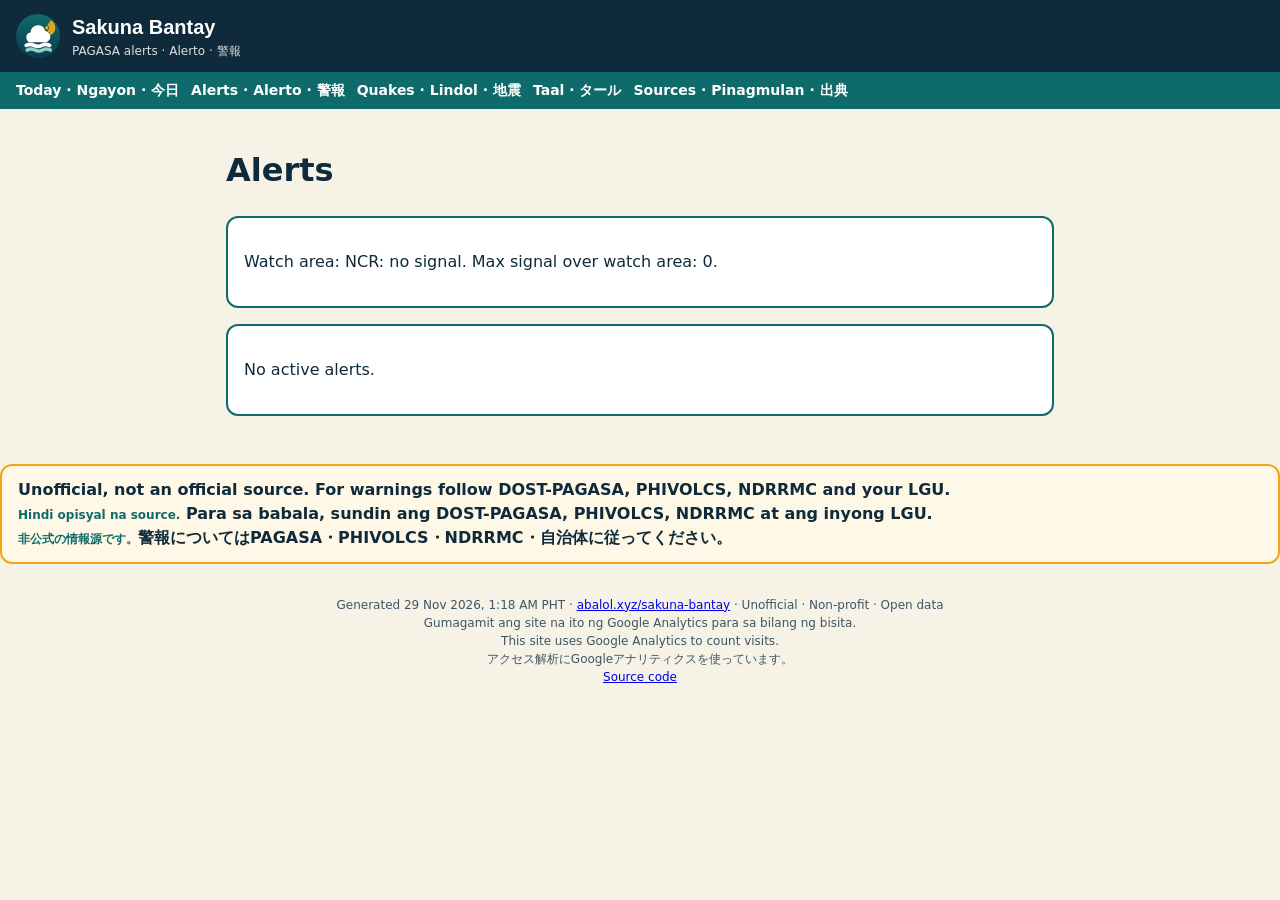
<file: site/alerts.html>
<!DOCTYPE html>
<html lang="en">
<head>
<meta charset="utf-8">
<meta name="viewport" content="width=device-width, initial-scale=1">
<title>Alerts — Sakuna Bantay</title>
<meta name="description" content="Active PAGASA wind, rain and tsunami alerts for the Sakuna Bantay watch area.">
<link rel="canonical" href="https://abalol.xyz/sakuna-bantay/alerts.html">
<meta property="og:title" content="Alerts — Sakuna Bantay">
<meta property="og:description" content="Active PAGASA wind, rain and tsunami alerts for the Sakuna Bantay watch area.">
<meta property="og:type" content="website">
<meta property="og:url" content="https://abalol.xyz/sakuna-bantay/alerts.html">
<meta property="og:image" content="https://abalol.xyz/sakuna-bantay/today.png">
<link rel="stylesheet" href="style.css">
<link rel="icon" href="favicon/favicon.svg" type="image/svg+xml">
<link rel="icon" href="favicon/favicon-32.png" sizes="32x32" type="image/png">
<link rel="icon" href="favicon/favicon-16.png" sizes="16x16" type="image/png">
<link rel="apple-touch-icon" href="favicon/apple-touch-icon-180.png">
<script async src="https://www.googletagmanager.com/gtag/js?id=G-VL047YCMK8"></script>
<script>window.dataLayer=window.dataLayer||[];function gtag(){dataLayer.push(arguments);}gtag('js',new Date());gtag('config','G-VL047YCMK8');</script>
</head>
<body>
<header><img class="logo" src="favicon/favicon.svg" alt="Sakuna Bantay mark"><div><div class="t">Sakuna Bantay</div><div class="sub">PAGASA alerts · Alerto · 警報</div></div></header><nav><a href="index.html">Today · Ngayon · 今日</a><a href="alerts.html">Alerts · Alerto · 警報</a><a href="quakes.html">Quakes · Lindol · 地震</a><a href="taal.html">Taal · タール</a><a href="sources.html">Sources · Pinagmulan · 出典</a></nav>
<main>
<h1>Alerts</h1>
<div class="card"><p>Watch area: NCR: no signal. Max signal over watch area: 0.</p></div>
<div class="card"><p>No active alerts.</p></div>
</main>
<div class="disclaimer">Unofficial, not an official source. For warnings follow DOST-PAGASA, PHIVOLCS, NDRRMC and your LGU.<br><span class="lang">Hindi opisyal na source.</span> Para sa babala, sundin ang DOST-PAGASA, PHIVOLCS, NDRRMC at ang inyong LGU.<br><span class="lang">非公式の情報源です。</span>警報についてはPAGASA・PHIVOLCS・NDRRMC・自治体に従ってください。</div><footer>
<span data-volatile>Generated 29 Nov 2026, 1:18 AM PHT</span>
 · <a href="https://abalol.xyz/sakuna-bantay/">abalol.xyz/sakuna-bantay</a> · Unofficial · Non-profit · Open data<br><span>Gumagamit ang site na ito ng Google Analytics para sa bilang ng bisita.<br>This site uses Google Analytics to count visits.<br>アクセス解析にGoogleアナリティクスを使っています。</span><br><a href="https://github.com/tomohiro-owada/sakuna-bantay">Source code</a></footer>
</body>
</html>
</file>
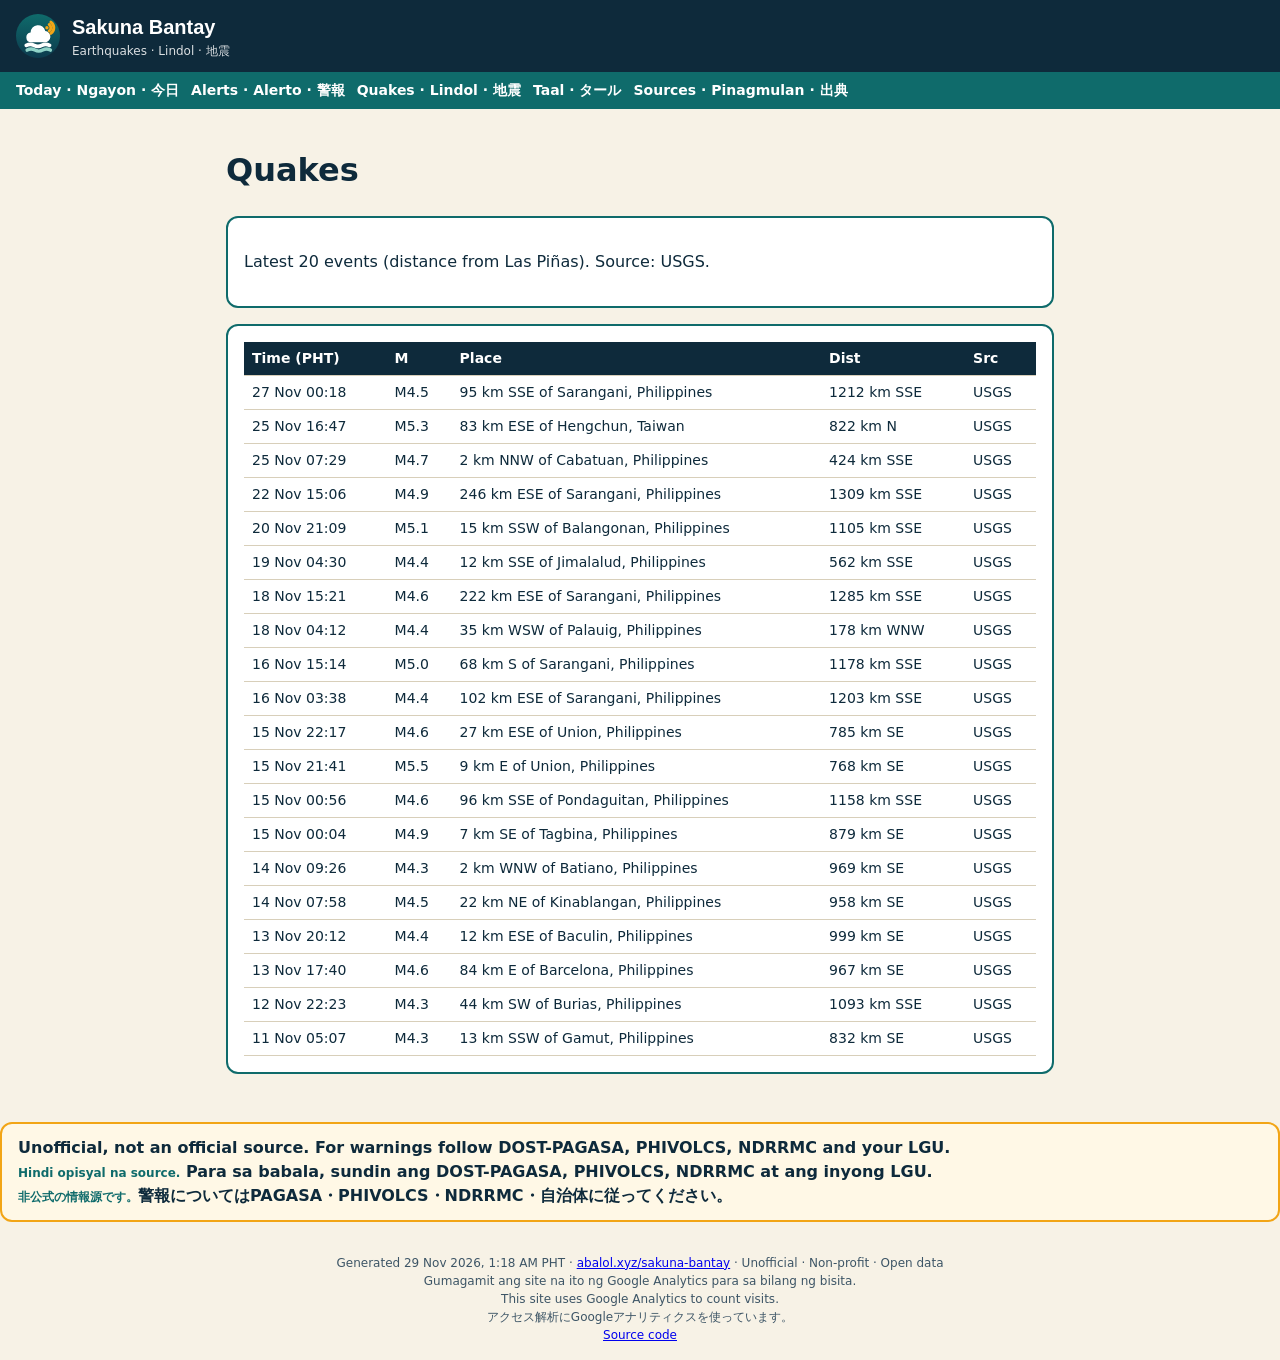
<file: site/quakes.html>
<!DOCTYPE html>
<html lang="en">
<head>
<meta charset="utf-8">
<meta name="viewport" content="width=device-width, initial-scale=1">
<title>Quakes — Sakuna Bantay</title>
<meta name="description" content="Latest earthquakes near Las Piñas from PHIVOLCS and USGS.">
<link rel="canonical" href="https://abalol.xyz/sakuna-bantay/quakes.html">
<meta property="og:title" content="Quakes — Sakuna Bantay">
<meta property="og:description" content="Latest earthquakes near Las Piñas from PHIVOLCS and USGS.">
<meta property="og:type" content="website">
<meta property="og:url" content="https://abalol.xyz/sakuna-bantay/quakes.html">
<meta property="og:image" content="https://abalol.xyz/sakuna-bantay/today.png">
<link rel="stylesheet" href="style.css">
<link rel="icon" href="favicon/favicon.svg" type="image/svg+xml">
<link rel="icon" href="favicon/favicon-32.png" sizes="32x32" type="image/png">
<link rel="icon" href="favicon/favicon-16.png" sizes="16x16" type="image/png">
<link rel="apple-touch-icon" href="favicon/apple-touch-icon-180.png">
<script async src="https://www.googletagmanager.com/gtag/js?id=G-VL047YCMK8"></script>
<script>window.dataLayer=window.dataLayer||[];function gtag(){dataLayer.push(arguments);}gtag('js',new Date());gtag('config','G-VL047YCMK8');</script>
</head>
<body>
<header><img class="logo" src="favicon/favicon.svg" alt="Sakuna Bantay mark"><div><div class="t">Sakuna Bantay</div><div class="sub">Earthquakes · Lindol · 地震</div></div></header><nav><a href="index.html">Today · Ngayon · 今日</a><a href="alerts.html">Alerts · Alerto · 警報</a><a href="quakes.html">Quakes · Lindol · 地震</a><a href="taal.html">Taal · タール</a><a href="sources.html">Sources · Pinagmulan · 出典</a></nav>
<main>
<h1>Quakes</h1>
<div class="card"><p>Latest 20 events (distance from Las Piñas). Source: USGS.</p></div>
<div class="card"><table><tr><th>Time (PHT)</th><th>M</th><th>Place</th><th>Dist</th><th>Src</th></tr><tr><td>27 Nov 00:18</td><td>M4.5</td><td>95 km SSE of Sarangani, Philippines</td><td>1212 km SSE</td><td>USGS</td></tr>
<tr><td>25 Nov 16:47</td><td>M5.3</td><td>83 km ESE of Hengchun, Taiwan</td><td>822 km N</td><td>USGS</td></tr>
<tr><td>25 Nov 07:29</td><td>M4.7</td><td>2 km NNW of Cabatuan, Philippines</td><td>424 km SSE</td><td>USGS</td></tr>
<tr><td>22 Nov 15:06</td><td>M4.9</td><td>246 km ESE of Sarangani, Philippines</td><td>1309 km SSE</td><td>USGS</td></tr>
<tr><td>20 Nov 21:09</td><td>M5.1</td><td>15 km SSW of Balangonan, Philippines</td><td>1105 km SSE</td><td>USGS</td></tr>
<tr><td>19 Nov 04:30</td><td>M4.4</td><td>12 km SSE of Jimalalud, Philippines</td><td>562 km SSE</td><td>USGS</td></tr>
<tr><td>18 Nov 15:21</td><td>M4.6</td><td>222 km ESE of Sarangani, Philippines</td><td>1285 km SSE</td><td>USGS</td></tr>
<tr><td>18 Nov 04:12</td><td>M4.4</td><td>35 km WSW of Palauig, Philippines</td><td>178 km WNW</td><td>USGS</td></tr>
<tr><td>16 Nov 15:14</td><td>M5.0</td><td>68 km S of Sarangani, Philippines</td><td>1178 km SSE</td><td>USGS</td></tr>
<tr><td>16 Nov 03:38</td><td>M4.4</td><td>102 km ESE of Sarangani, Philippines</td><td>1203 km SSE</td><td>USGS</td></tr>
<tr><td>15 Nov 22:17</td><td>M4.6</td><td>27 km ESE of Union, Philippines</td><td>785 km SE</td><td>USGS</td></tr>
<tr><td>15 Nov 21:41</td><td>M5.5</td><td>9 km E of Union, Philippines</td><td>768 km SE</td><td>USGS</td></tr>
<tr><td>15 Nov 00:56</td><td>M4.6</td><td>96 km SSE of Pondaguitan, Philippines</td><td>1158 km SSE</td><td>USGS</td></tr>
<tr><td>15 Nov 00:04</td><td>M4.9</td><td>7 km SE of Tagbina, Philippines</td><td>879 km SE</td><td>USGS</td></tr>
<tr><td>14 Nov 09:26</td><td>M4.3</td><td>2 km WNW of Batiano, Philippines</td><td>969 km SE</td><td>USGS</td></tr>
<tr><td>14 Nov 07:58</td><td>M4.5</td><td>22 km NE of Kinablangan, Philippines</td><td>958 km SE</td><td>USGS</td></tr>
<tr><td>13 Nov 20:12</td><td>M4.4</td><td>12 km ESE of Baculin, Philippines</td><td>999 km SE</td><td>USGS</td></tr>
<tr><td>13 Nov 17:40</td><td>M4.6</td><td>84 km E of Barcelona, Philippines</td><td>967 km SE</td><td>USGS</td></tr>
<tr><td>12 Nov 22:23</td><td>M4.3</td><td>44 km SW of Burias, Philippines</td><td>1093 km SSE</td><td>USGS</td></tr>
<tr><td>11 Nov 05:07</td><td>M4.3</td><td>13 km SSW of Gamut, Philippines</td><td>832 km SE</td><td>USGS</td></tr>
</table></div>
</main>
<div class="disclaimer">Unofficial, not an official source. For warnings follow DOST-PAGASA, PHIVOLCS, NDRRMC and your LGU.<br><span class="lang">Hindi opisyal na source.</span> Para sa babala, sundin ang DOST-PAGASA, PHIVOLCS, NDRRMC at ang inyong LGU.<br><span class="lang">非公式の情報源です。</span>警報についてはPAGASA・PHIVOLCS・NDRRMC・自治体に従ってください。</div><footer>
<span data-volatile>Generated 29 Nov 2026, 1:18 AM PHT</span>
 · <a href="https://abalol.xyz/sakuna-bantay/">abalol.xyz/sakuna-bantay</a> · Unofficial · Non-profit · Open data<br><span>Gumagamit ang site na ito ng Google Analytics para sa bilang ng bisita.<br>This site uses Google Analytics to count visits.<br>アクセス解析にGoogleアナリティクスを使っています。</span><br><a href="https://github.com/tomohiro-owada/sakuna-bantay">Source code</a></footer>
</body>
</html>
</file>
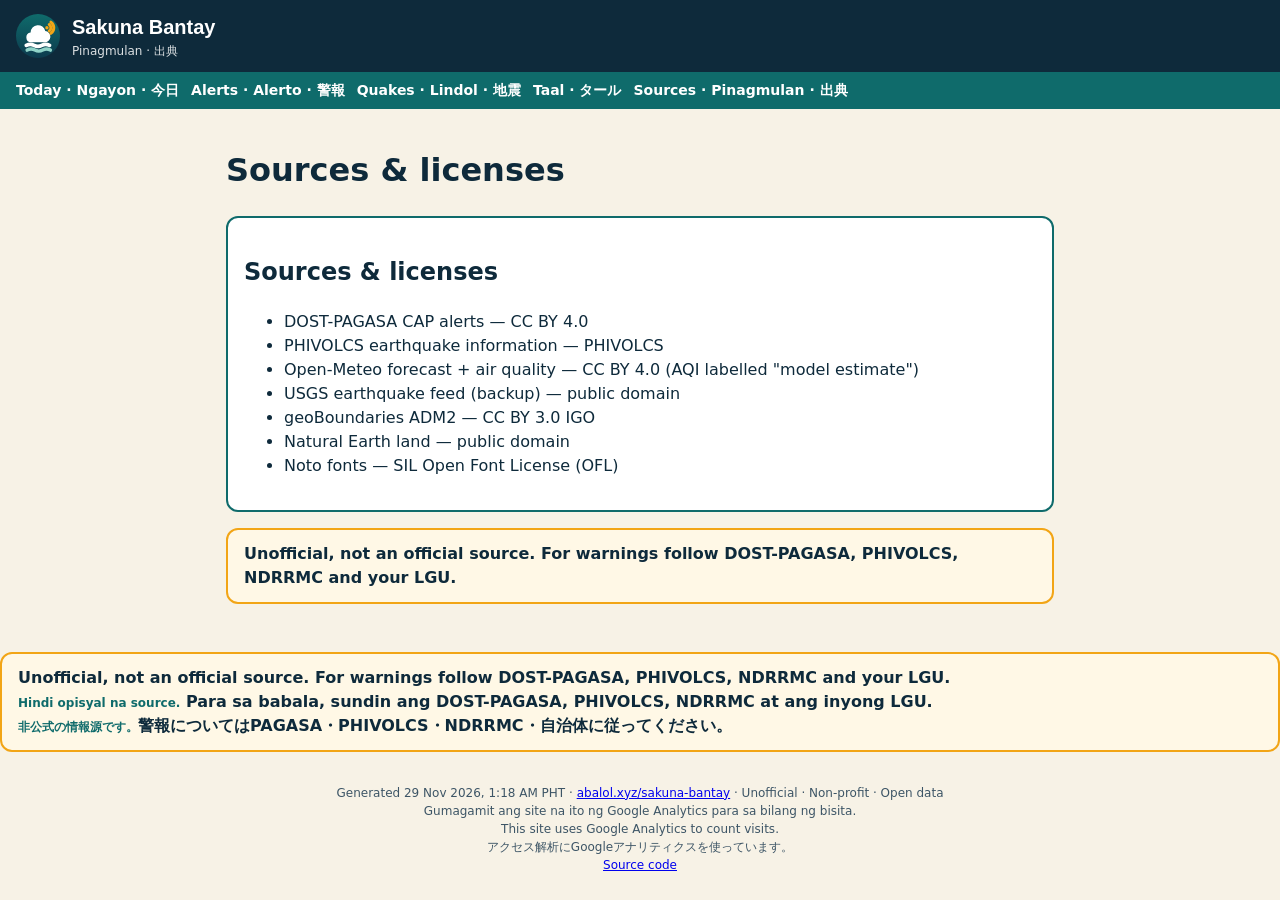
<file: site/sources.html>
<!DOCTYPE html>
<html lang="en">
<head>
<meta charset="utf-8">
<meta name="viewport" content="width=device-width, initial-scale=1">
<title>Sources &amp; licenses — Sakuna Bantay</title>
<meta name="description" content="Data sources and licenses for Sakuna Bantay.">
<link rel="canonical" href="https://abalol.xyz/sakuna-bantay/sources.html">
<meta property="og:title" content="Sources &amp; licenses — Sakuna Bantay">
<meta property="og:description" content="Data sources and licenses for Sakuna Bantay.">
<meta property="og:type" content="website">
<meta property="og:url" content="https://abalol.xyz/sakuna-bantay/sources.html">
<meta property="og:image" content="https://abalol.xyz/sakuna-bantay/today.png">
<link rel="stylesheet" href="style.css">
<link rel="icon" href="favicon/favicon.svg" type="image/svg+xml">
<link rel="icon" href="favicon/favicon-32.png" sizes="32x32" type="image/png">
<link rel="icon" href="favicon/favicon-16.png" sizes="16x16" type="image/png">
<link rel="apple-touch-icon" href="favicon/apple-touch-icon-180.png">
<script async src="https://www.googletagmanager.com/gtag/js?id=G-VL047YCMK8"></script>
<script>window.dataLayer=window.dataLayer||[];function gtag(){dataLayer.push(arguments);}gtag('js',new Date());gtag('config','G-VL047YCMK8');</script>
</head>
<body>
<header><img class="logo" src="favicon/favicon.svg" alt="Sakuna Bantay mark"><div><div class="t">Sakuna Bantay</div><div class="sub">Pinagmulan · 出典</div></div></header><nav><a href="index.html">Today · Ngayon · 今日</a><a href="alerts.html">Alerts · Alerto · 警報</a><a href="quakes.html">Quakes · Lindol · 地震</a><a href="taal.html">Taal · タール</a><a href="sources.html">Sources · Pinagmulan · 出典</a></nav>
<main>
<h1>Sources &amp; licenses</h1>
<div class="card"><h2>Sources &amp; licenses</h2><ul>
<li>DOST-PAGASA CAP alerts — CC BY 4.0</li>
<li>PHIVOLCS earthquake information — PHIVOLCS</li>
<li>Open-Meteo forecast + air quality — CC BY 4.0 (AQI labelled "model estimate")</li>
<li>USGS earthquake feed (backup) — public domain</li>
<li>geoBoundaries ADM2 — CC BY 3.0 IGO</li>
<li>Natural Earth land — public domain</li>
<li>Noto fonts — SIL Open Font License (OFL)</li>
</ul></div>
<div class="disclaimer">Unofficial, not an official source. For warnings follow DOST-PAGASA, PHIVOLCS, NDRRMC and your LGU.</div>
</main>
<div class="disclaimer">Unofficial, not an official source. For warnings follow DOST-PAGASA, PHIVOLCS, NDRRMC and your LGU.<br><span class="lang">Hindi opisyal na source.</span> Para sa babala, sundin ang DOST-PAGASA, PHIVOLCS, NDRRMC at ang inyong LGU.<br><span class="lang">非公式の情報源です。</span>警報についてはPAGASA・PHIVOLCS・NDRRMC・自治体に従ってください。</div><footer>
<span data-volatile>Generated 29 Nov 2026, 1:18 AM PHT</span>
 · <a href="https://abalol.xyz/sakuna-bantay/">abalol.xyz/sakuna-bantay</a> · Unofficial · Non-profit · Open data<br><span>Gumagamit ang site na ito ng Google Analytics para sa bilang ng bisita.<br>This site uses Google Analytics to count visits.<br>アクセス解析にGoogleアナリティクスを使っています。</span><br><a href="https://github.com/tomohiro-owada/sakuna-bantay">Source code</a></footer>
</body>
</html>
</file>
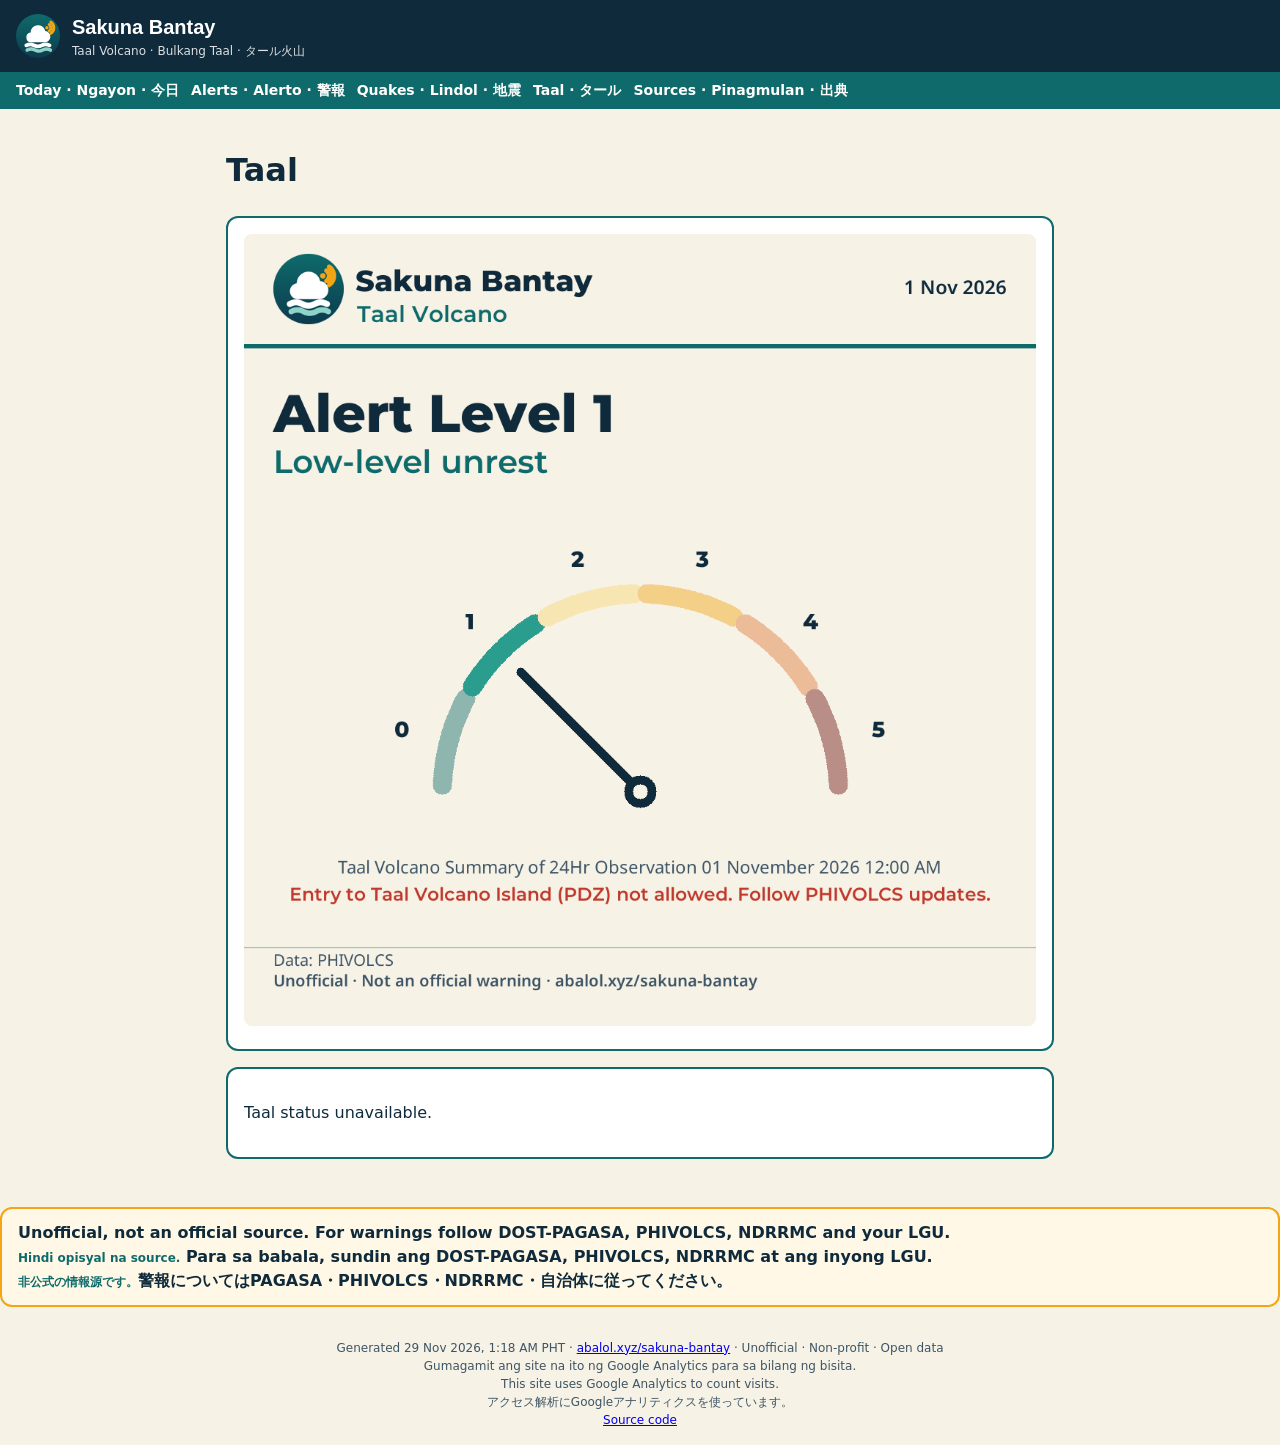
<file: site/taal.html>
<!DOCTYPE html>
<html lang="en">
<head>
<meta charset="utf-8">
<meta name="viewport" content="width=device-width, initial-scale=1">
<title>Taal — Sakuna Bantay</title>
<meta name="description" content="Taal Volcano alert level and latest bulletin.">
<link rel="canonical" href="https://abalol.xyz/sakuna-bantay/taal.html">
<meta property="og:title" content="Taal — Sakuna Bantay">
<meta property="og:description" content="Taal Volcano alert level and latest bulletin.">
<meta property="og:type" content="website">
<meta property="og:url" content="https://abalol.xyz/sakuna-bantay/taal.html">
<meta property="og:image" content="https://abalol.xyz/sakuna-bantay/today.png">
<link rel="stylesheet" href="style.css">
<link rel="icon" href="favicon/favicon.svg" type="image/svg+xml">
<link rel="icon" href="favicon/favicon-32.png" sizes="32x32" type="image/png">
<link rel="icon" href="favicon/favicon-16.png" sizes="16x16" type="image/png">
<link rel="apple-touch-icon" href="favicon/apple-touch-icon-180.png">
<script async src="https://www.googletagmanager.com/gtag/js?id=G-VL047YCMK8"></script>
<script>window.dataLayer=window.dataLayer||[];function gtag(){dataLayer.push(arguments);}gtag('js',new Date());gtag('config','G-VL047YCMK8');</script>
</head>
<body>
<header><img class="logo" src="favicon/favicon.svg" alt="Sakuna Bantay mark"><div><div class="t">Sakuna Bantay</div><div class="sub">Taal Volcano · Bulkang Taal · タール火山</div></div></header><nav><a href="index.html">Today · Ngayon · 今日</a><a href="alerts.html">Alerts · Alerto · 警報</a><a href="quakes.html">Quakes · Lindol · 地震</a><a href="taal.html">Taal · タール</a><a href="sources.html">Sources · Pinagmulan · 出典</a></nav>
<main>
<h1>Taal</h1>
<div class="card"><img src="taal.png" alt="Taal gauge card"></div>
<div class="card"><p>Taal status unavailable.</p></div>
</main>
<div class="disclaimer">Unofficial, not an official source. For warnings follow DOST-PAGASA, PHIVOLCS, NDRRMC and your LGU.<br><span class="lang">Hindi opisyal na source.</span> Para sa babala, sundin ang DOST-PAGASA, PHIVOLCS, NDRRMC at ang inyong LGU.<br><span class="lang">非公式の情報源です。</span>警報についてはPAGASA・PHIVOLCS・NDRRMC・自治体に従ってください。</div><footer>
<span data-volatile>Generated 29 Nov 2026, 1:18 AM PHT</span>
 · <a href="https://abalol.xyz/sakuna-bantay/">abalol.xyz/sakuna-bantay</a> · Unofficial · Non-profit · Open data<br><span>Gumagamit ang site na ito ng Google Analytics para sa bilang ng bisita.<br>This site uses Google Analytics to count visits.<br>アクセス解析にGoogleアナリティクスを使っています。</span><br><a href="https://github.com/tomohiro-owada/sakuna-bantay">Source code</a></footer>
</body>
</html>
</file>
<file: site/style.css>
:root{--navy:#0E2A3B;--teal:#0F6B6B;--teal-lite:#2A9D8F;--amber:#F2A516;--cream:#F7F2E6;--red:#C0392B;--muted:#3D5566}
*{box-sizing:border-box}
body{margin:0;background:var(--cream);color:var(--navy);font-family:"Noto Sans",system-ui,sans-serif;line-height:1.5}
header{background:var(--navy);color:#fff;padding:12px 16px;display:flex;align-items:center;gap:12px}
header img.logo{height:44px;width:auto}
header .t{font-family:Montserrat,"Noto Sans",sans-serif;font-weight:800;font-size:20px}
header .sub{font-size:12px;opacity:.85}
nav{background:var(--teal);padding:8px 16px;display:flex;gap:12px;flex-wrap:wrap}
nav a{color:#fff;text-decoration:none;font-weight:600;font-size:14px}
main{max-width:860px;margin:0 auto;padding:16px}
.card{background:#fff;border:2px solid var(--teal);border-radius:12px;padding:16px;margin:16px 0}
.card img{max-width:100%;height:auto;border-radius:8px}
.badge{display:inline-block;background:var(--red);color:#fff;border-radius:8px;padding:2px 10px;font-weight:700;font-size:13px}
.badge.live{background:var(--teal)}
table{border-collapse:collapse;width:100%;font-size:14px}
th,td{text-align:left;padding:6px 8px;border-bottom:1px solid #d8cfba}
th{background:var(--navy);color:#fff}
tr.notable{background:#fdeeda}
.disclaimer{background:#fff8e6;border:2px solid var(--amber);border-radius:12px;padding:12px 16px;margin:16px 0;font-weight:600}
footer{padding:16px;font-size:12px;color:var(--muted);text-align:center}
.lang{color:var(--teal);font-weight:700;font-size:12px}
</file>
